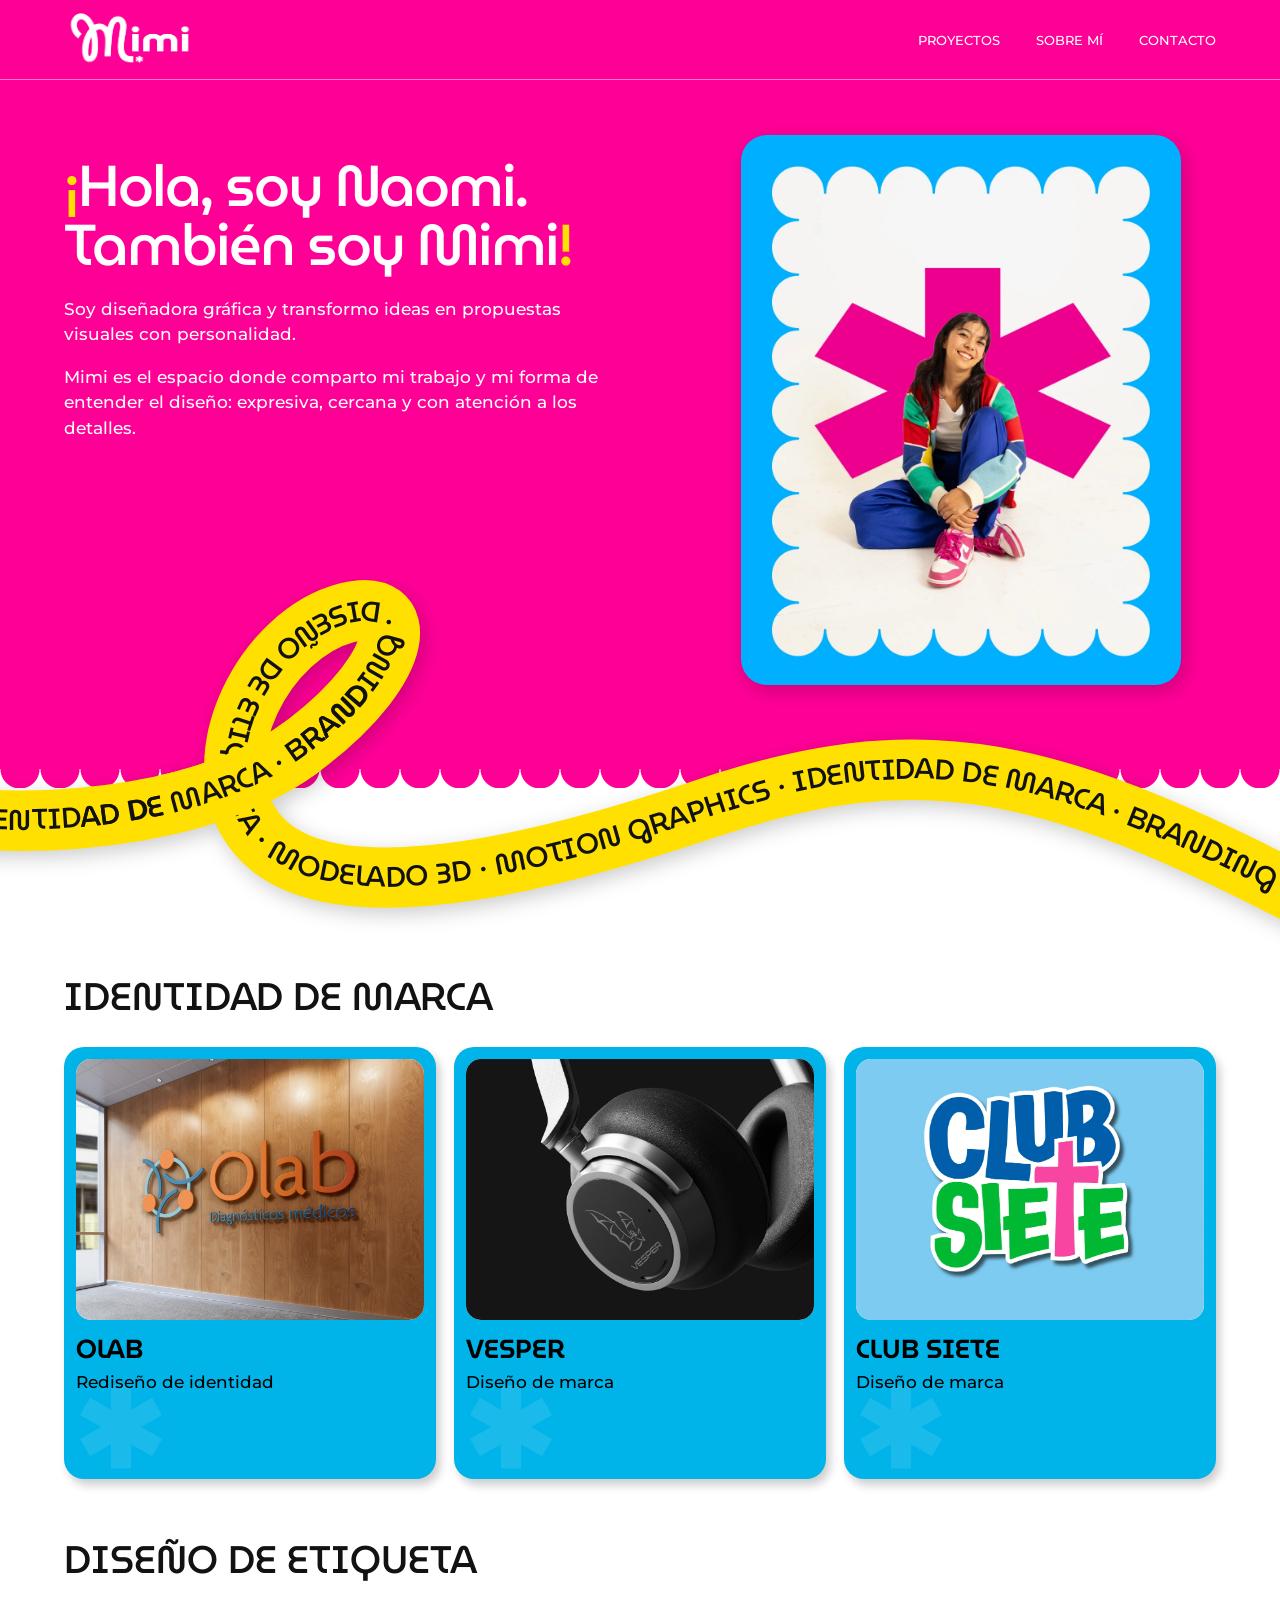
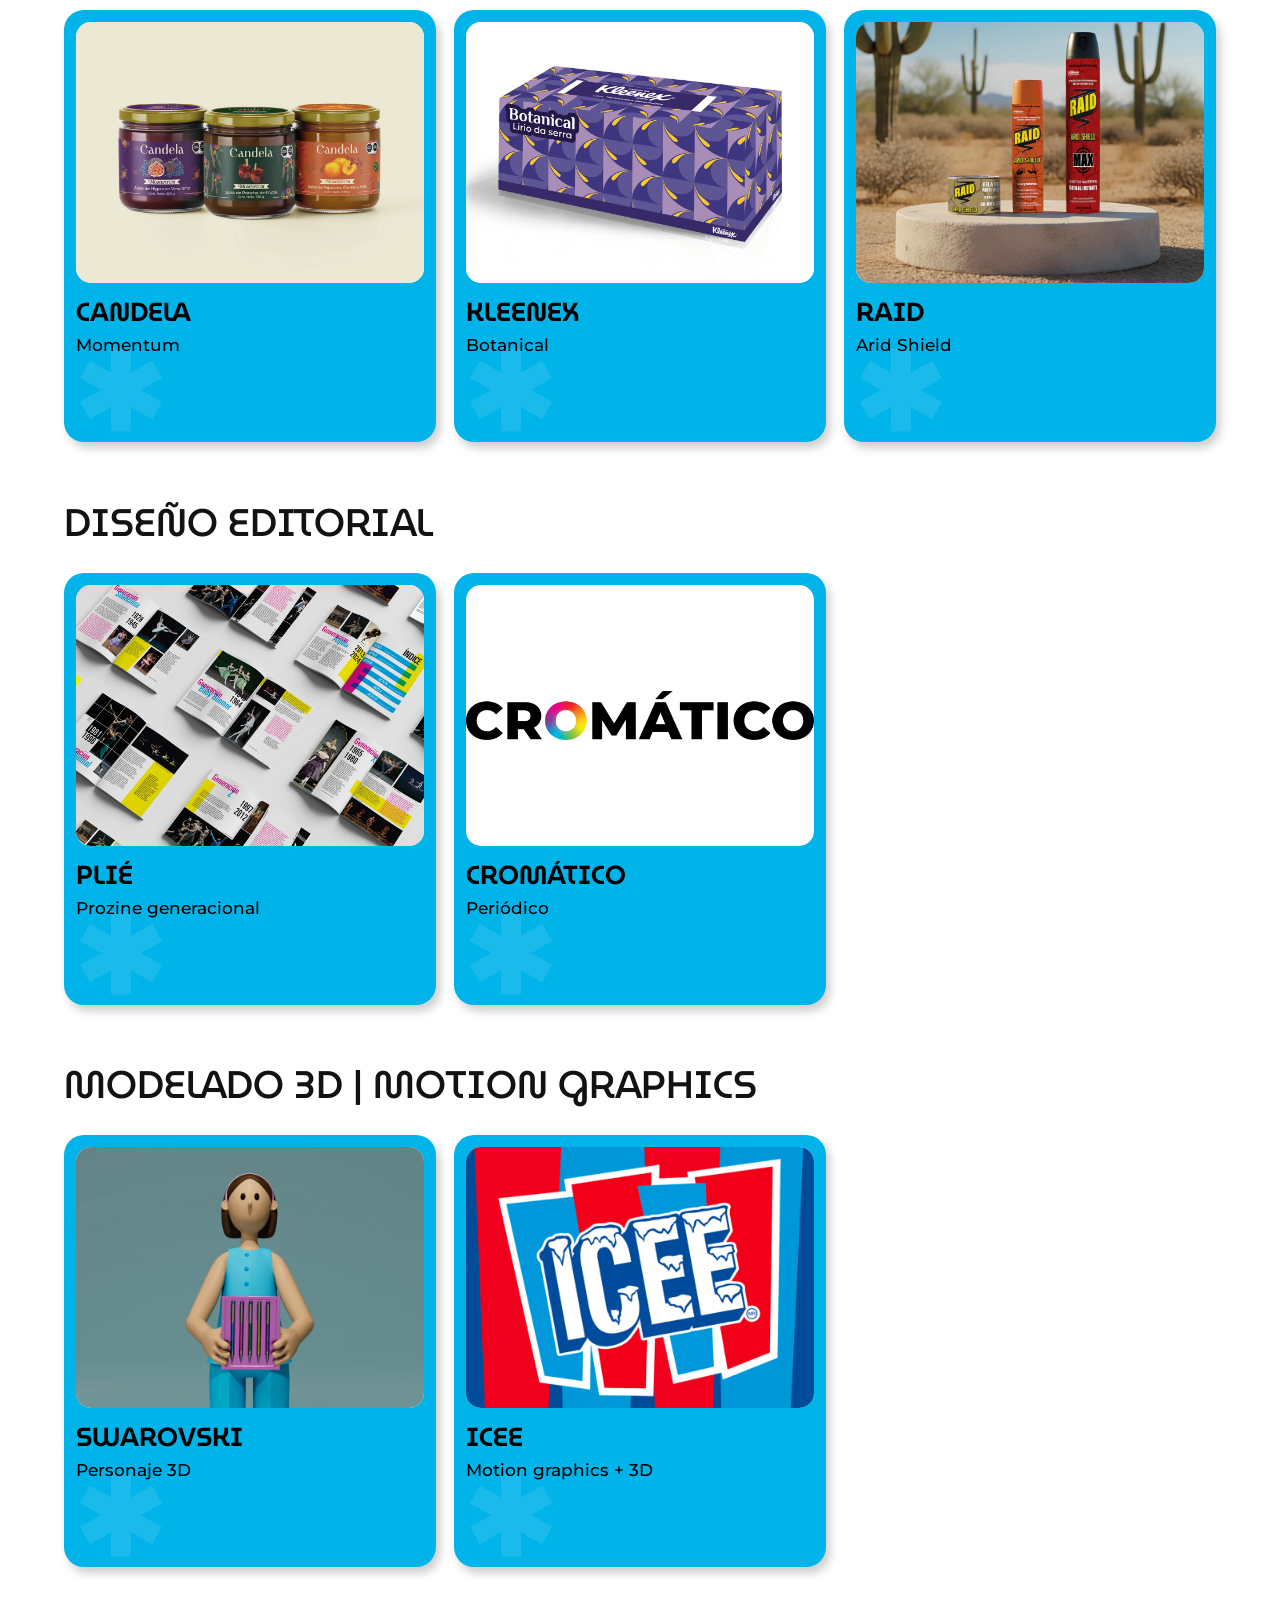
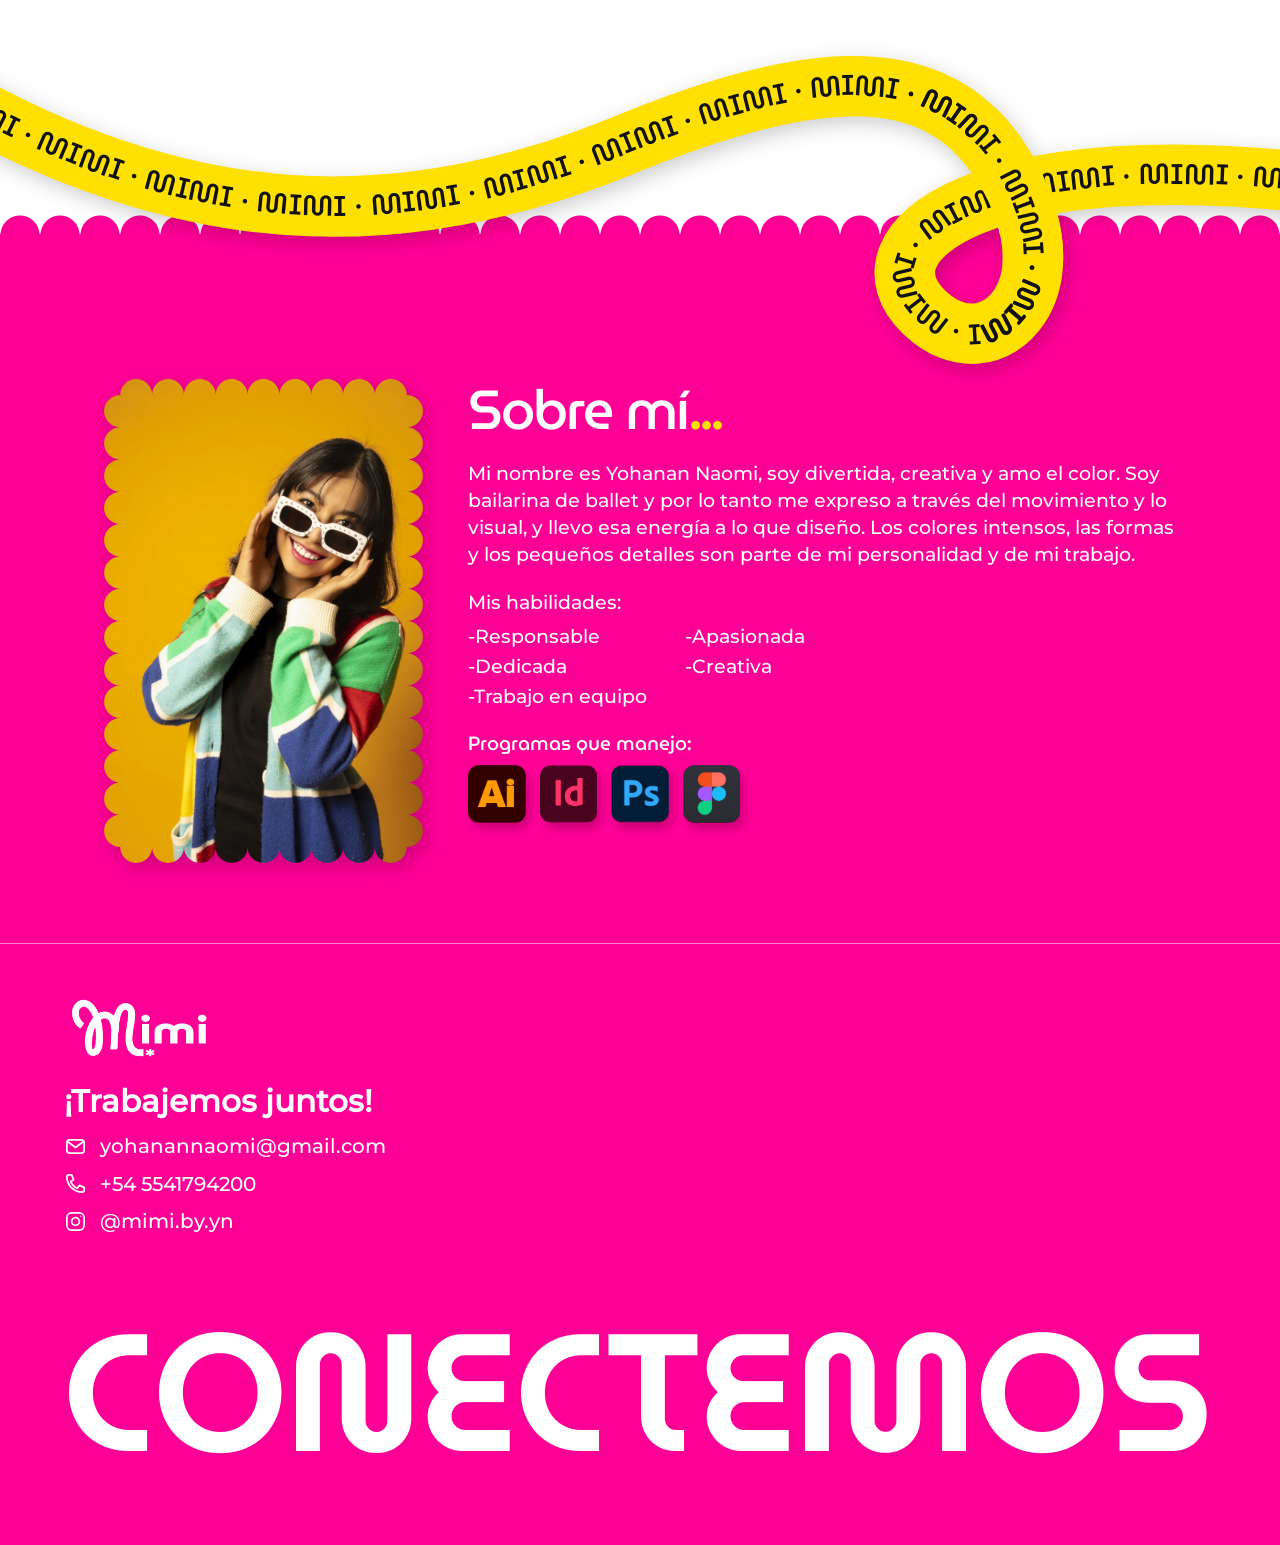
<file: index.html>
<!doctype html><html lang="es"><head><meta charset="UTF-8"><meta name="viewport" content="width=device-width,initial-scale=1"><meta name="theme-color" content="#ff0097"><meta name="description" content="Mimi, el portafolio creativo de Yohanan Naomi. Identidad de marca, diseño editorial, etiquetas y modelado 3D."><title>Mimi — Diseño con personalidad</title><link rel="stylesheet" href="fonts.css"><link rel="stylesheet" href="style.css?v=cursor-stars-1"><link rel="icon" type="image/svg+xml" href="assets/favicon-rounded.svg?v=mimi-2"><link rel="apple-touch-icon" href="assets/favicon.png?v=mimi-1"></head><body><svg xmlns="http://www.w3.org/2000/svg" width="0" height="0" aria-hidden="true" style="position:absolute"><defs><filter id="logo-transparent" color-interpolation-filters="sRGB"><feColorMatrix type="matrix" values="0 0 0 0 1  0 0 0 0 1  0 0 0 0 1  0 1 0 0 0"/></filter></defs></svg>
<header><a class="logo" href="#inicio" aria-label="Mimi, inicio"><img src="assets/mimi-logo.png" alt="Mimi" width="1214" height="620"></a><button class="menu" aria-label="Abrir menú" aria-expanded="false">☰</button><nav aria-label="Principal"><a href="#proyectos">PROYECTOS</a><a href="#sobre-mi">SOBRE MÍ</a><a href="#contacto">CONTACTO</a></nav></header>
<main><section class="hero" id="inicio"><div class="hero-copy"><h1><span class="yellow-punctuation">¡</span>Hola, soy Naomi.<br>También soy <em>Mimi<span class="yellow-punctuation">!</span></em></h1><p>Soy diseñadora gráfica y transformo ideas en propuestas visuales con personalidad.</p><p>Mimi es el espacio donde comparto mi trabajo y mi forma de entender el diseño: expresiva, cercana y con atención a los detalles.</p></div><div class="hero-art"><img src="assets/naomi-inicio-opt.webp" fetchpriority="high" decoding="async" alt="Naomi sentada con ropa multicolor, sobre un asterisco rosa y un marco azul"></div></section>
<div class="ribbon" aria-hidden="true"><svg viewBox="0 0 1440 430" xmlns="http://www.w3.org/2000/svg"><defs><path id="loop-one" d="M -70 267 C 70 282 244 264 346 184 C 458 97 463 19 390 38 C 298 62 227 199 284 280 C 352 377 572 333 789 260 C 1037 176 1180 204 1510 381"/></defs><use href="#loop-one" class="ribbon-shadow"/><use href="#loop-one" class="ribbon-band"/><text dy="10"><textPath href="#loop-one" startOffset="0">IDENTIDAD DE MARCA · BRANDING · DISEÑO DE ETIQUETA · MODELADO 3D · MOTION GRAPHICS · IDENTIDAD DE MARCA · BRANDING · </textPath></text></svg></div>
<section class="projects" id="proyectos"><div id="project-groups"></div></section>
<div class="ribbon second" aria-hidden="true"><svg viewBox="0 0 1440 430" xmlns="http://www.w3.org/2000/svg"><defs><path id="loop-two" d="M -65 88 C 204 244 444 255 699 151 C 893 71 1041 48 1120 160 C 1222 307 1116 411 1040 338 C 957 260 1105 144 1505 196"/></defs><use href="#loop-two" class="ribbon-shadow"/><use href="#loop-two" class="ribbon-band"/><text dy="10"><textPath href="#loop-two" startOffset="0">MIMI · MIMI · MIMI · MIMI · MIMI · MIMI · MIMI · MIMI · MIMI · MIMI · MIMI · MIMI · MIMI · MIMI · MIMI · MIMI · MIMI · MIMI · MIMI · MIMI · MIMI · MIMI · MIMI · MIMI · MIMI · MIMI · MIMI · MIMI · MIMI · MIMI · </textPath></text></svg></div>
<section class="about" id="sobre-mi"><div class="portrait"><img src="assets/naomi-original-opt.webp" loading="lazy" decoding="async" alt="Naomi con lentes blancos y una chamarra multicolor" loading="lazy"></div><div><h2>Sobre mí<span>...</span></h2><p>Mi nombre es Yohanan Naomi, soy divertida, creativa y amo el color. Soy bailarina de ballet y por lo tanto me expreso a través del movimiento y lo visual, y llevo esa energía a lo que diseño. Los colores intensos, las formas y los pequeños detalles son parte de mi personalidad y de mi trabajo.</p><div class="about-skills"><p>Mis habilidades:</p><div class="traits"><span>Responsable</span><span>Dedicada</span><span>Trabajo en equipo</span><span>Apasionada</span><span>Creativa</span></div></div><h3>Programas que manejo:</h3><div class="software"><svg class="software-icon" viewBox="50 33 150 150" role="img" aria-label="Illustrator"><title>Illustrator</title><image href="assets/programas-referencia.png" width="856" height="228"/></svg><svg class="software-icon" viewBox="248 33 153 150" role="img" aria-label="InDesign"><title>InDesign</title><image href="assets/programas-referencia.png" width="856" height="228"/></svg><svg class="software-icon" viewBox="448 33 154 150" role="img" aria-label="Photoshop"><title>Photoshop</title><image href="assets/programas-referencia.png" width="856" height="228"/></svg><svg class="software-icon" viewBox="655 33 150 150" role="img" aria-label="Figma"><title>Figma</title><image href="assets/programas-referencia.png" width="856" height="228"/></svg></div></div></section>
<footer id="contacto"><div class="footer-top"><div><a class="logo" href="#inicio"><img src="assets/mimi-logo.png" alt="Mimi" width="1214" height="620"></a><h2>¡Trabajemos juntos!</h2><div class="contact-list"><a class="contact-row" href="mailto:yohanannaomi@gmail.com"><svg viewBox="0 0 24 24" fill="none" stroke="currentColor" stroke-width="1.8" stroke-linecap="round" stroke-linejoin="round" aria-hidden="true"><rect x="3" y="5" width="18" height="14" rx="3"/><path d="m4 7 8 6 8-6"/></svg><span>yohanannaomi@gmail.com</span></a><a class="contact-row" href="tel:+545541794200"><svg viewBox="0 0 24 24" fill="none" stroke="currentColor" stroke-width="1.8" stroke-linecap="round" stroke-linejoin="round" aria-hidden="true"><path d="M8 3H5a2 2 0 0 0-2 2c0 8.84 7.16 16 16 16a2 2 0 0 0 2-2v-3l-5-2-2 3a13 13 0 0 1-7-7l3-2-2-5Z"/></svg><span>+54 5541794200</span></a><a class="contact-row" href="https://www.instagram.com/mimi.by.yn/" target="_blank" rel="noopener noreferrer"><svg viewBox="0 0 24 24" fill="none" stroke="currentColor" stroke-width="1.8" stroke-linecap="round" stroke-linejoin="round" aria-hidden="true"><rect x="3" y="3" width="18" height="18" rx="5"/><circle cx="12" cy="12" r="4"/><circle cx="17.5" cy="6.5" r=".7" fill="currentColor" stroke="none"/></svg><span>@mimi.by.yn</span></a></div></div></div><a class="connect" href="mailto:yohanannaomi@gmail.com" aria-label="Conectemos"><svg viewBox="0 0 1000 190" aria-hidden="true"><text x="0" y="160">CONECTEMOS</text></svg></a></footer></main>
<dialog id="project-dialog"><button class="close" aria-label="Cerrar proyecto">✕</button><div id="dialog-body"></div></dialog><script src="app.js?v=performance-2"></script></body></html>
</file>
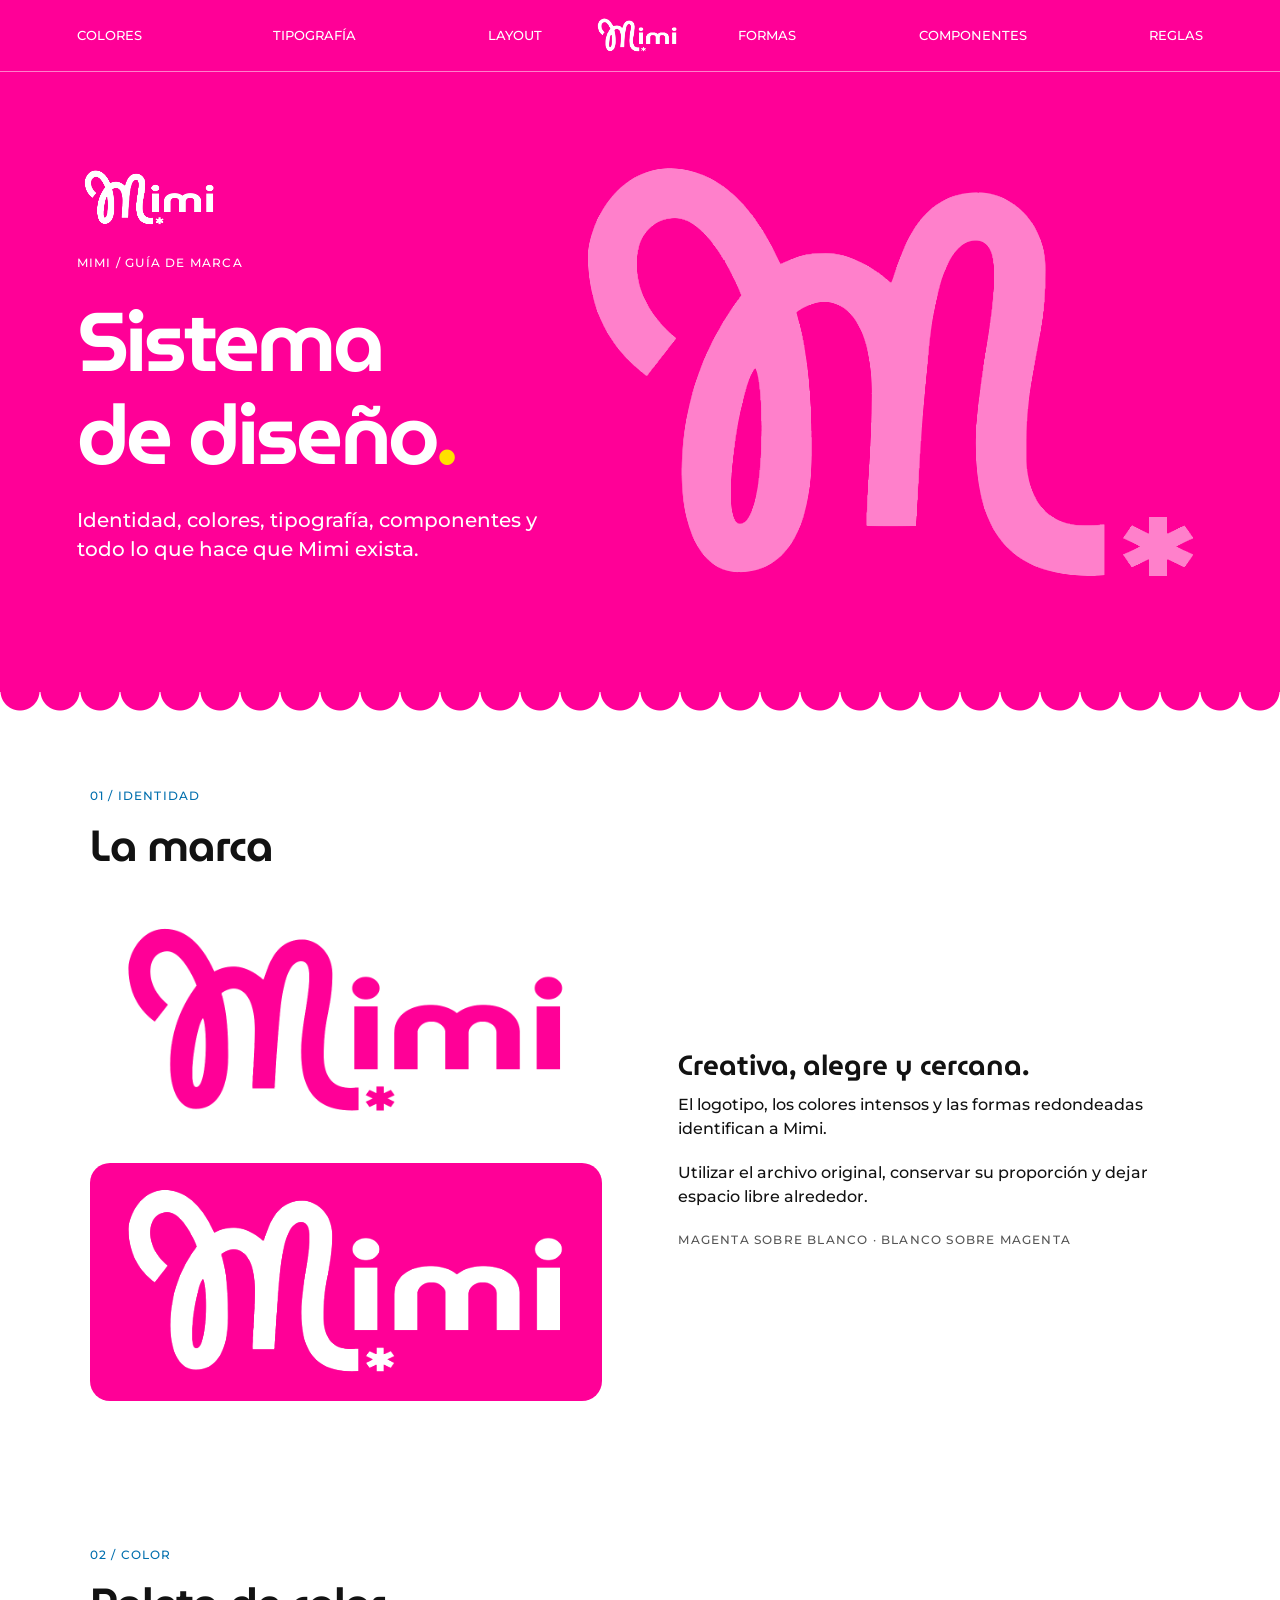
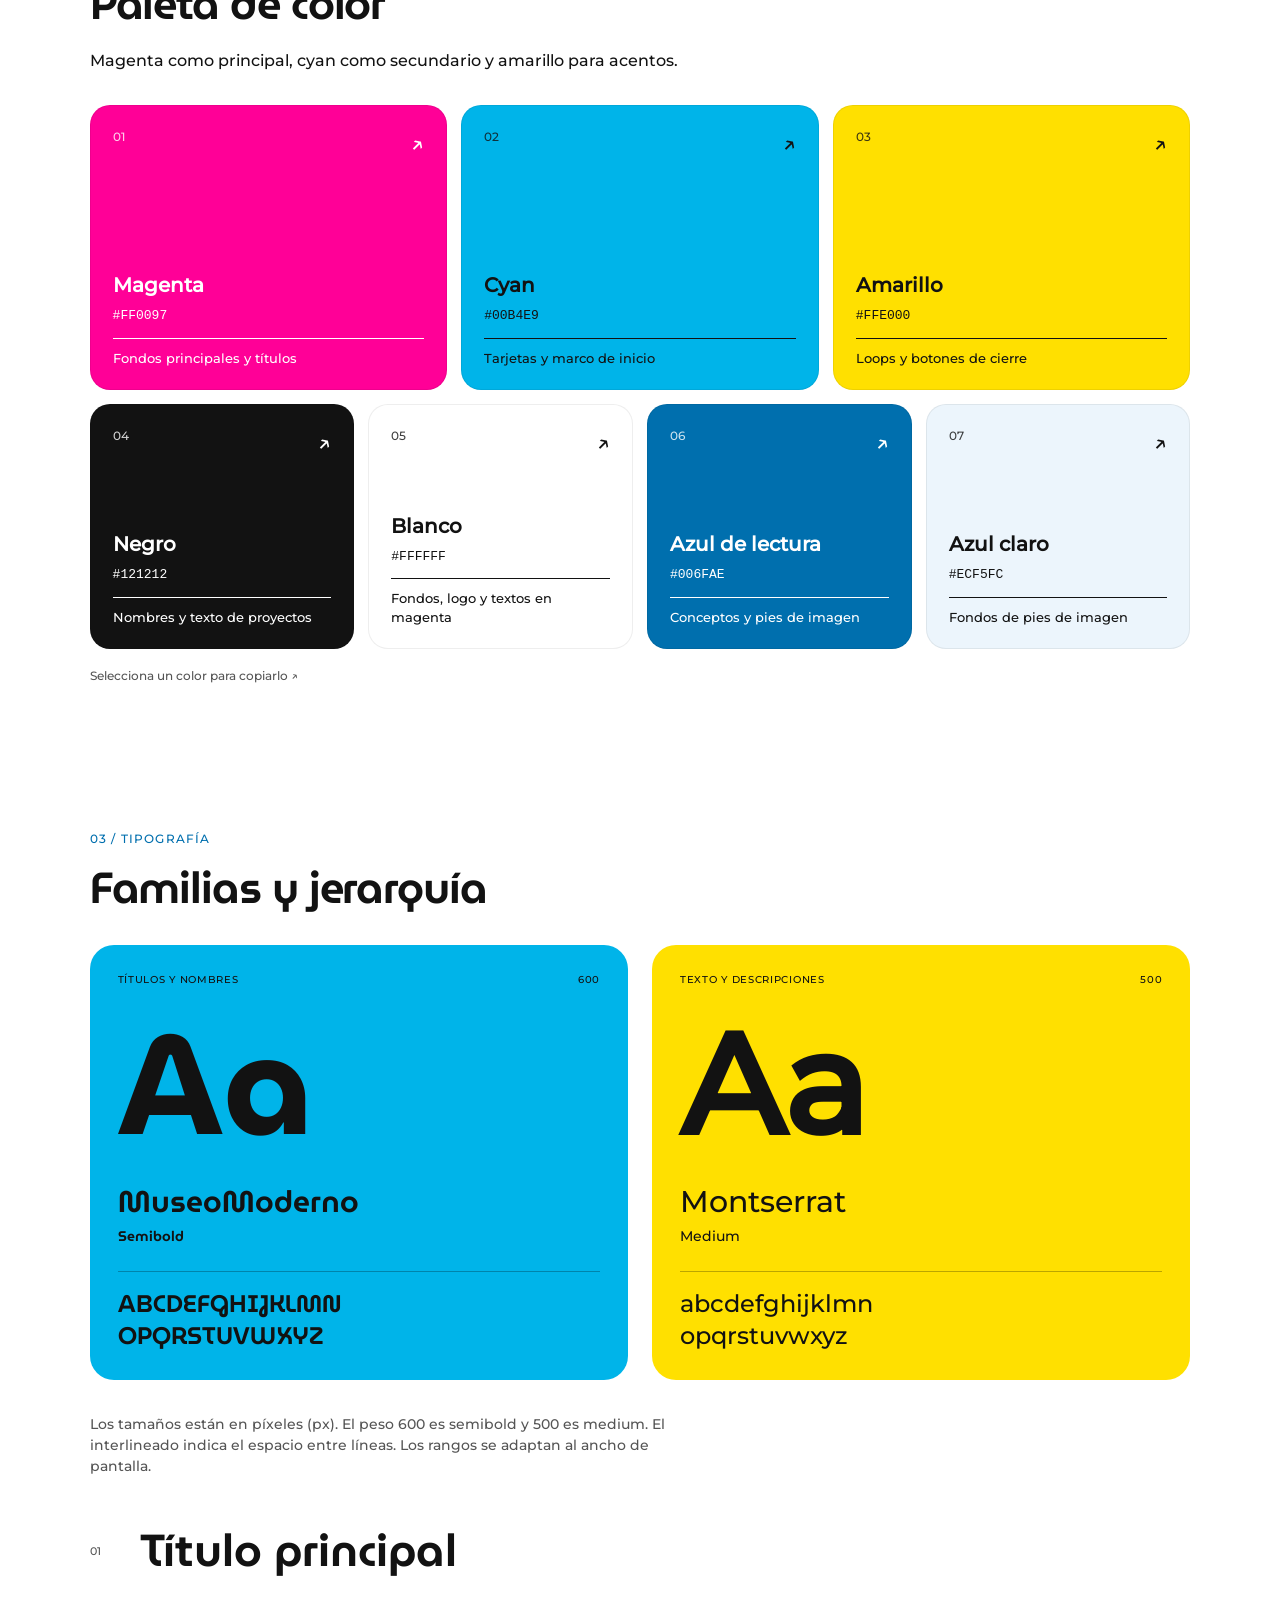
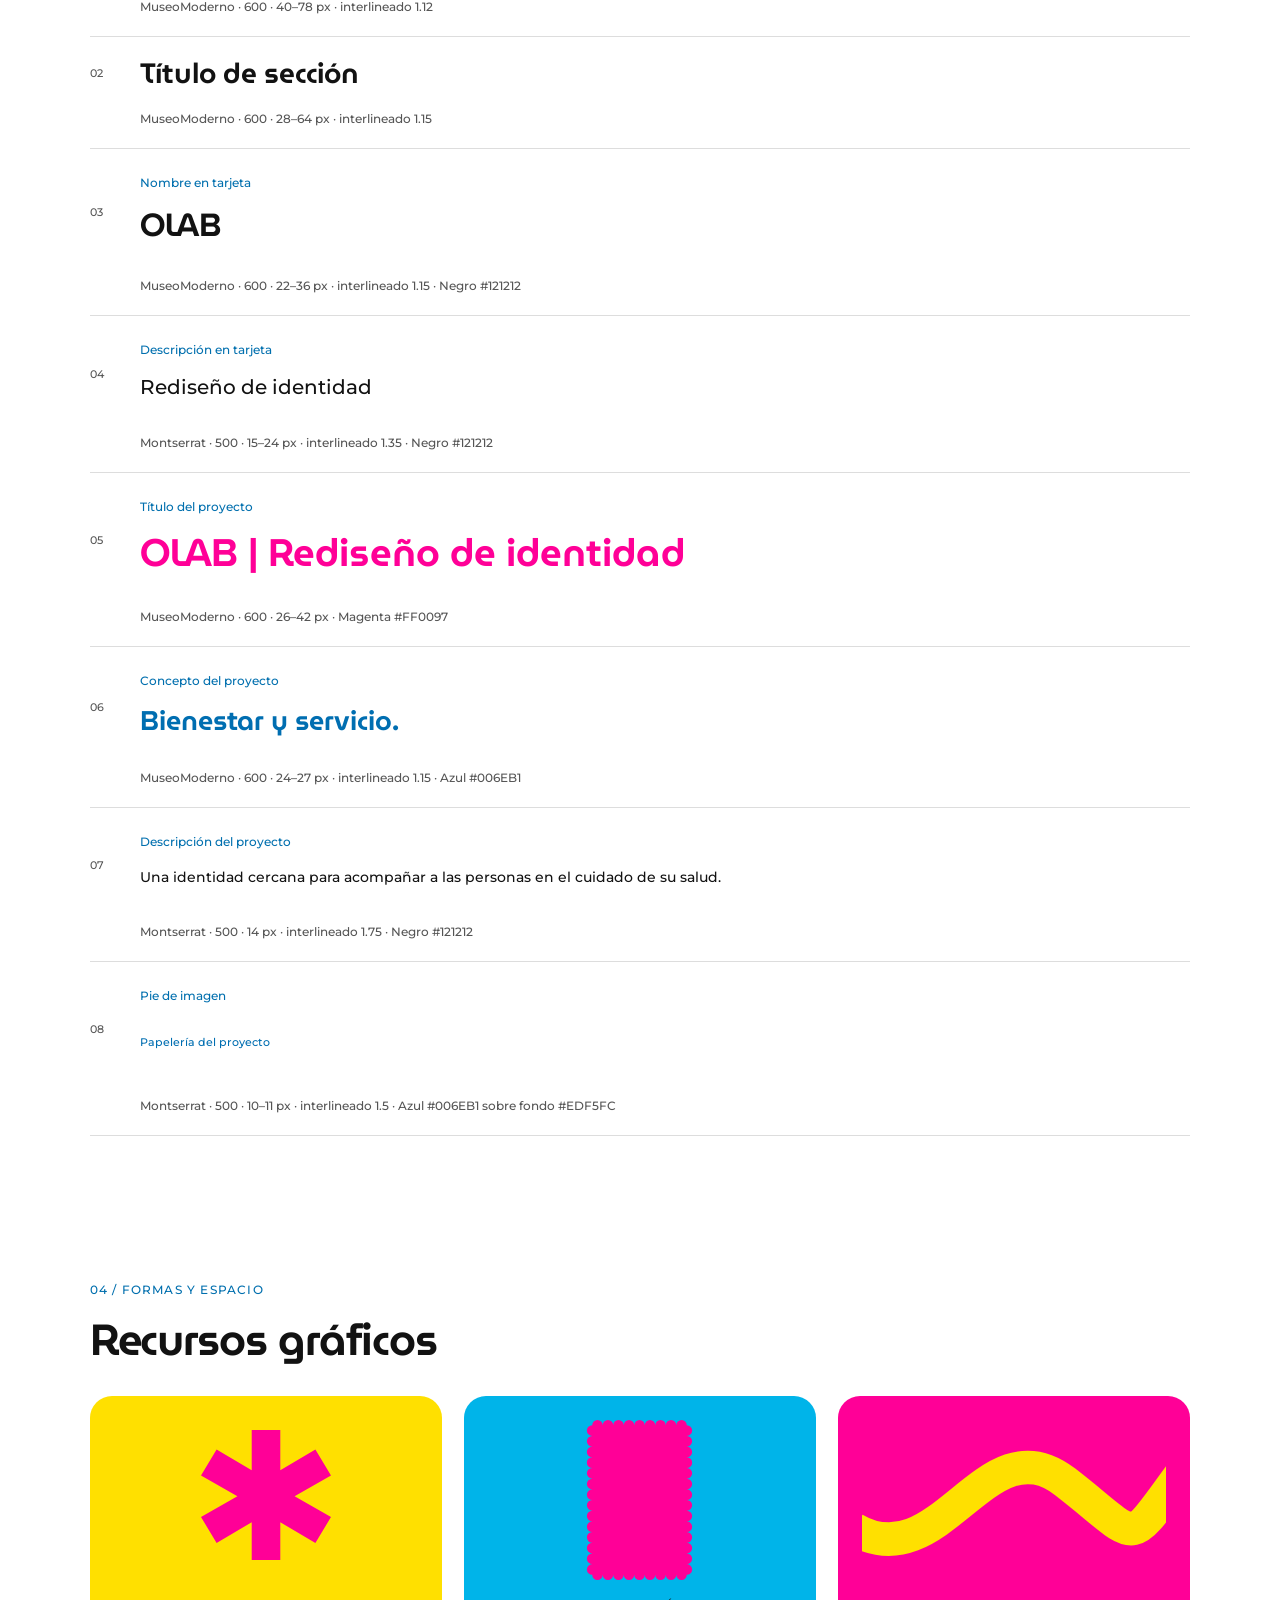
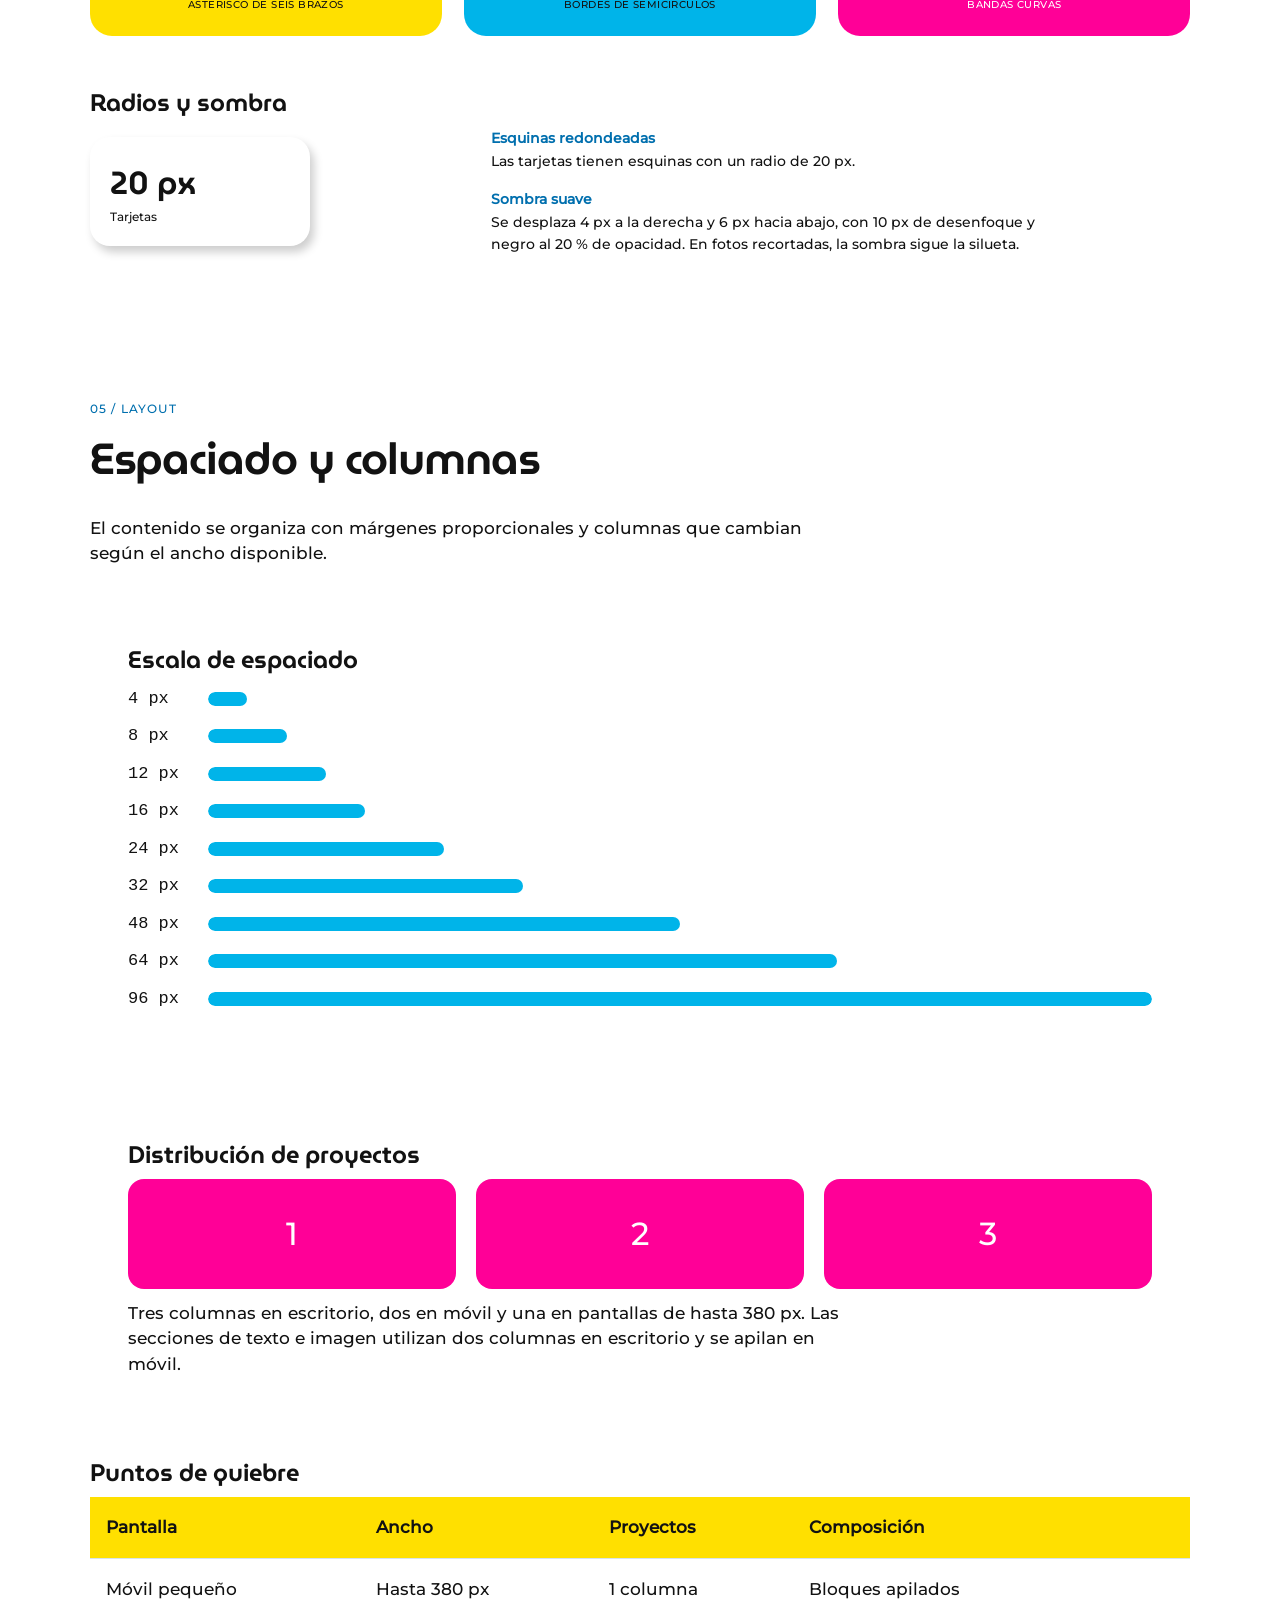
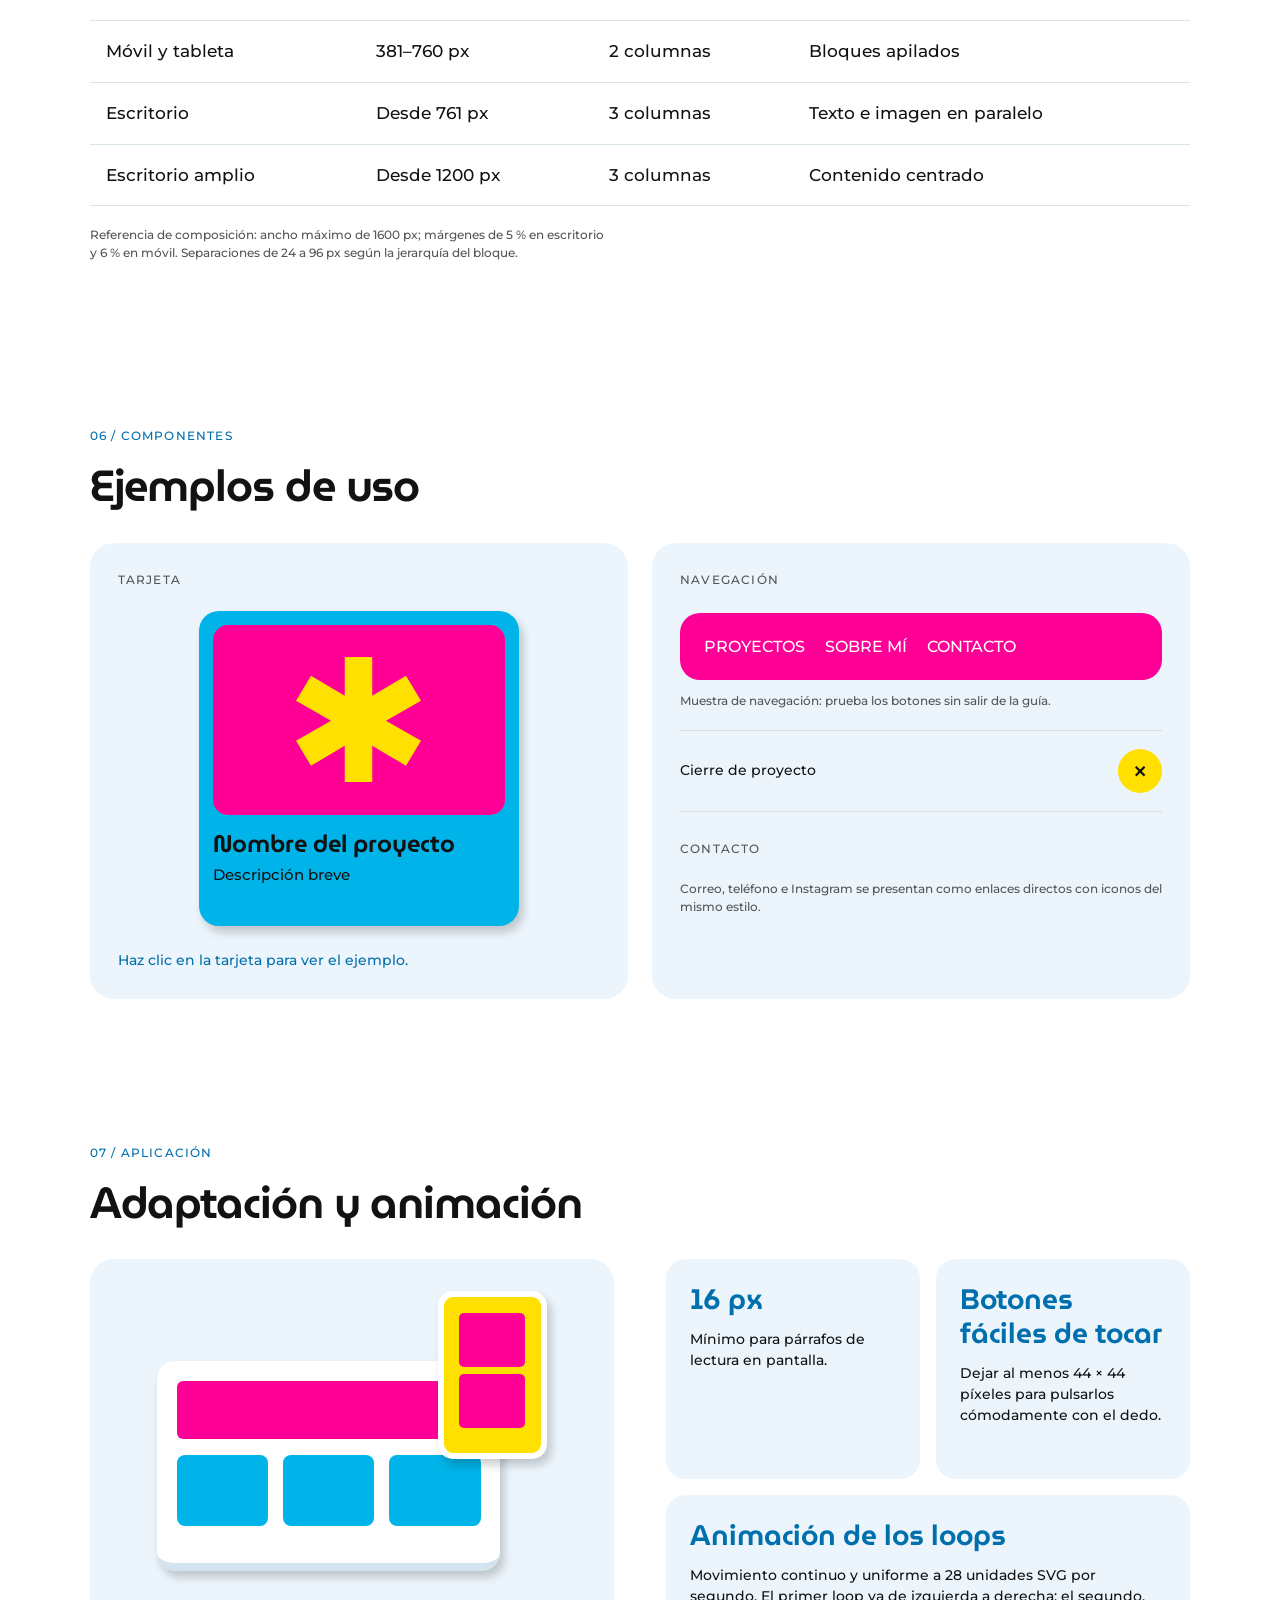
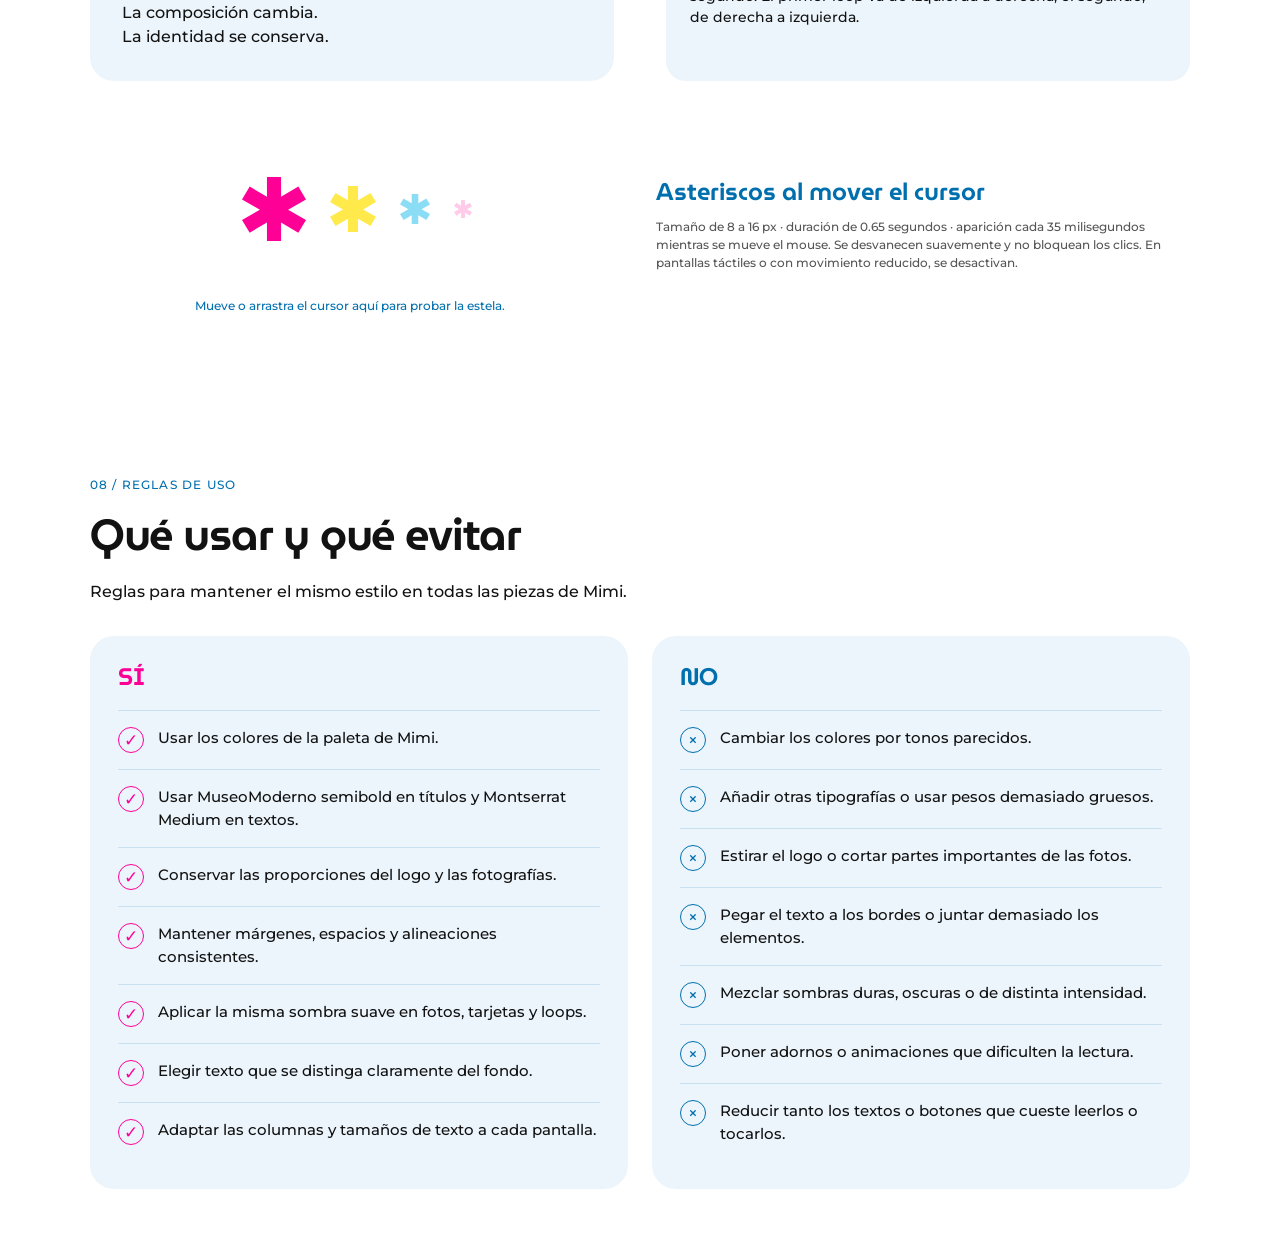
<file: design.html>
<!doctype html><html lang="es"><head><meta charset="utf-8"><meta name="viewport" content="width=device-width,initial-scale=1"><title>Mimi — Sistema de diseño</title><meta name="description" content="Identidad, colores, tipografía y componentes de Mimi."><link rel="stylesheet" href="fonts.css"><link rel="stylesheet" href="design.css?v=nav-demo-2"><link rel="icon" type="image/svg+xml" href="assets/favicon-rounded.svg?v=mimi-2"><link rel="apple-touch-icon" href="assets/favicon.png?v=mimi-1"></head><body><svg class="filter-defs" aria-hidden="true"><defs><filter id="logo-white"><feColorMatrix type="matrix" values="0 0 0 0 1 0 0 0 0 1 0 0 0 0 1 0 1 0 0 0"/></filter><filter id="logo-magenta" color-interpolation-filters="sRGB"><feColorMatrix in="SourceGraphic" type="matrix" values="0 0 0 0 1 0 0 0 0 1 0 0 0 0 1 0 1 0 0 0" result="logo-mask"/><feFlood flood-color="#FF0097"/><feComposite in2="logo-mask" operator="in"/></filter></defs></svg><a class="skip" href="#contenido">Saltar al contenido</a>
<header class="section-menu"><nav aria-label="Secciones principales"><a href="#colores">COLORES</a><a href="#tipografia">TIPOGRAFÍA</a><a href="#layout">LAYOUT</a></nav><a class="logo" href="#contenido" aria-label="Mimi sistema de diseño"><svg viewBox="0 0 1214 620" aria-hidden="true"><image href="assets/mimi-logo.png" width="1214" height="620" filter="url(#logo-white)"/></svg></a><nav aria-label="Más secciones"><a href="#formas">FORMAS</a><a href="#componentes">COMPONENTES</a><a href="#reglas">REGLAS</a></nav></header>
<main id="contenido"><section class="cover"><div class="cover-copy"><div class="cover-brand"><svg viewBox="0 0 1214 620" aria-hidden="true"><image href="assets/mimi-logo.png" width="1214" height="620" filter="url(#logo-white)"/></svg></div><p class="eyebrow">MIMI / GUÍA DE MARCA</p><h1>Sistema<br>de diseño<span>.</span></h1><p>Identidad, colores, tipografía, componentes y todo lo que hace que Mimi exista.</p></div><svg class="cover-monogram" viewBox="85 105 690 470" aria-hidden="true"><defs><filter id="monogram-white" color-interpolation-filters="sRGB"><feColorMatrix type="matrix" values="0 0 0 0 1 0 0 0 0 1 0 0 0 0 1 0 5 0 0 -4"/></filter></defs><image href="assets/mimi-monograma-referencia.png" width="934" height="720" filter="url(#monogram-white)"/></svg></section>
<section class="identity"><div class="section-title"><span>01 / IDENTIDAD</span><h2>La marca</h2></div><div class="identity-layout"><div class="identity-variants"><div class="logo-sample"><svg viewBox="55 75 1035 445" aria-hidden="true"><image href="assets/mimi-logo.png" width="1214" height="620" filter="url(#logo-white)"/></svg></div><div class="logo-sample logo-inverse"><svg viewBox="55 75 1035 445" aria-hidden="true"><image href="assets/mimi-logo.png" width="1214" height="620" filter="url(#logo-white)"/></svg></div></div><div class="short-copy"><h3>Creativa, alegre y cercana.</h3><p>El logotipo, los colores intensos y las formas redondeadas identifican a Mimi.</p><p>Utilizar el archivo original, conservar su proporción y dejar espacio libre alrededor.</p><span class="spec-label">MAGENTA SOBRE BLANCO · BLANCO SOBRE MAGENTA</span></div></div></section>
<section class="palette" id="colores"><div class="section-title"><span>02 / COLOR</span><h2>Paleta de color</h2><p>Magenta como principal, cyan como secundario y amarillo para acentos.</p></div><div class="colors"><div class="color-card"><button class="swatch dark" data-copy="#FF0097" style="--swatch:#FF0097" aria-label="Copiar #FF0097"><span class="swatch-index">01</span><strong>Magenta</strong><code>#FF0097</code><span class="copy-mark" aria-hidden="true">↗</span><span class="color-use">Fondos principales y títulos</span></button></div><div class="color-card"><button class="swatch " data-copy="#00B4E9" style="--swatch:#00B4E9" aria-label="Copiar #00B4E9"><span class="swatch-index">02</span><strong>Cyan</strong><code>#00B4E9</code><span class="copy-mark" aria-hidden="true">↗</span><span class="color-use">Tarjetas y marco de inicio</span></button></div><div class="color-card"><button class="swatch " data-copy="#FFE000" style="--swatch:#FFE000" aria-label="Copiar #FFE000"><span class="swatch-index">03</span><strong>Amarillo</strong><code>#FFE000</code><span class="copy-mark" aria-hidden="true">↗</span><span class="color-use">Loops y botones de cierre</span></button></div><div class="color-card"><button class="swatch dark" data-copy="#121212" style="--swatch:#121212" aria-label="Copiar #121212"><span class="swatch-index">04</span><strong>Negro</strong><code>#121212</code><span class="copy-mark" aria-hidden="true">↗</span><span class="color-use">Nombres y texto de proyectos</span></button></div><div class="color-card"><button class="swatch " data-copy="#FFFFFF" style="--swatch:#FFFFFF" aria-label="Copiar #FFFFFF"><span class="swatch-index">05</span><strong>Blanco</strong><code>#FFFFFF</code><span class="copy-mark" aria-hidden="true">↗</span><span class="color-use">Fondos, logo y textos en magenta</span></button></div><div class="color-card"><button class="swatch dark" data-copy="#006FAE" style="--swatch:#006FAE" aria-label="Copiar #006FAE"><span class="swatch-index">06</span><strong>Azul de lectura</strong><code>#006FAE</code><span class="copy-mark" aria-hidden="true">↗</span><span class="color-use">Conceptos y pies de imagen</span></button></div><div class="color-card"><button class="swatch " data-copy="#ECF5FC" style="--swatch:#ECF5FC" aria-label="Copiar #ECF5FC"><span class="swatch-index">07</span><strong>Azul claro</strong><code>#ECF5FC</code><span class="copy-mark" aria-hidden="true">↗</span><span class="color-use">Fondos de pies de imagen</span></button></div></div><div class="palette-foot"><span>Selecciona un color para copiarlo ↗</span></div></section>
<section class="type-section" id="tipografia"><div class="section-title"><span>03 / TIPOGRAFÍA</span><h2>Familias y jerarquía</h2></div><div class="fonts"><div class="font-card museo"><div class="font-meta"><span>TÍTULOS Y NOMBRES</span><span>600</span></div><strong>Aa</strong><h3>MuseoModerno</h3><p>Semibold</p><div class="alphabet">ABCDEFGHIJKLMN<br>OPQRSTUVWXYZ</div></div><div class="font-card montserrat"><div class="font-meta"><span>TEXTO Y DESCRIPCIONES</span><span>500</span></div><strong>Aa</strong><h3>Montserrat</h3><p>Medium</p><div class="alphabet">abcdefghijklmn<br>opqrstuvwxyz</div></div></div><div class="type-scale detailed-type"><p class="type-explanation">Los tamaños están en píxeles (px). El peso 600 es semibold y 500 es medium. El interlineado indica el espacio entre líneas. Los rangos se adaptan al ancho de pantalla.</p><div><span>01</span><p class="display-demo">Título principal</p><code>MuseoModerno · 600 · 40–78 px · interlineado 1.12</code></div><div><span>02</span><p class="heading-demo">Título de sección</p><code>MuseoModerno · 600 · 28–64 px · interlineado 1.15</code></div><div><span>03</span><div class="type-example"><span class="type-use-label">Nombre en tarjeta</span><p class="card-name-demo">OLAB</p></div><code>MuseoModerno · 600 · 22–36 px · interlineado 1.15 · Negro #121212</code></div><div><span>04</span><div class="type-example"><span class="type-use-label">Descripción en tarjeta</span><p class="card-subtitle-demo">Rediseño de identidad</p></div><code>Montserrat · 500 · 15–24 px · interlineado 1.35 · Negro #121212</code></div><div><span>05</span><div class="type-example"><span class="type-use-label">Título del proyecto</span><p class="project-heading-demo">OLAB | Rediseño de identidad</p></div><code>MuseoModerno · 600 · 26–42 px · Magenta #FF0097</code></div><div><span>06</span><div class="type-example"><span class="type-use-label">Concepto del proyecto</span><p class="concept-demo">Bienestar y servicio.</p></div><code>MuseoModerno · 600 · 24–27 px · interlineado 1.15 · Azul #006EB1</code></div><div><span>07</span><div class="type-example"><span class="type-use-label">Descripción del proyecto</span><p class="project-body-demo">Una identidad cercana para acompañar a las personas en el cuidado de su salud.</p></div><code>Montserrat · 500 · 14 px · interlineado 1.75 · Negro #121212</code></div><div><span>08</span><div class="type-example"><span class="type-use-label">Pie de imagen</span><p class="caption-demo">Papelería del proyecto</p></div><code>Montserrat · 500 · 10–11 px · interlineado 1.5 · Azul #006EB1 sobre fondo #EDF5FC</code></div></div></section>
<section class="form-section" id="formas"><div class="section-title"><span>04 / FORMAS Y ESPACIO</span><h2>Recursos gráficos</h2></div><div class="form-grid"><div class="motif motif-star"><svg viewBox="0 0 100 100" aria-hidden="true"><path d="M39 0h22v31L88 15l12 20-28 16 28 16-12 20-27-16v29H39V71L12 87 0 67l28-16L0 35l12-20 27 16Z" fill="currentColor"/></svg><span>ASTERISCO DE SEIS BRAZOS</span></div><div class="motif motif-scallop"><div></div><span>BORDES DE SEMICÍRCULOS</span></div><div class="motif motif-ribbon"><svg viewBox="0 0 400 220" aria-hidden="true"><path d="M-20 150C100 220 160 0 270 85S350 180 440 60" fill="none" stroke="currentColor" stroke-width="46"/></svg><span>BANDAS CURVAS</span></div></div><div class="details-grid"><div class="radius-shadow"><h3>Radios y sombra</h3><div class="radius-shadow-columns"><div class="elevation"><span>20 px</span><small>Tarjetas</small></div><div class="shadow-description"><p><strong>Esquinas redondeadas</strong><br>Las tarjetas tienen esquinas con un radio de 20 px.</p><p><strong>Sombra suave</strong><br>Se desplaza 4 px a la derecha y 6 px hacia abajo, con 10 px de desenfoque y negro al 20 % de opacidad. En fotos recortadas, la sombra sigue la silueta.</p></div></div></div></div></section>
<section class="layout-section" id="layout"><div class="section-title"><span>05 / LAYOUT</span><h2>Espaciado y columnas</h2></div><p>El contenido se organiza con márgenes proporcionales y columnas que cambian según el ancho disponible.</p><div class="layout-spacing"><h3>Escala de espaciado</h3><div class="layout-bar"><code>4 px</code><span><i style="width:4.166666666666666%"></i></span></div><div class="layout-bar"><code>8 px</code><span><i style="width:8.333333333333332%"></i></span></div><div class="layout-bar"><code>12 px</code><span><i style="width:12.5%"></i></span></div><div class="layout-bar"><code>16 px</code><span><i style="width:16.666666666666664%"></i></span></div><div class="layout-bar"><code>24 px</code><span><i style="width:25.0%"></i></span></div><div class="layout-bar"><code>32 px</code><span><i style="width:33.33333333333333%"></i></span></div><div class="layout-bar"><code>48 px</code><span><i style="width:50.0%"></i></span></div><div class="layout-bar"><code>64 px</code><span><i style="width:66.66666666666666%"></i></span></div><div class="layout-bar"><code>96 px</code><span><i style="width:100.0%"></i></span></div></div><div class="layout-grid-demo"><h3>Distribución de proyectos</h3><div class="layout-columns"><span>1</span><span>2</span><span>3</span></div><p>Tres columnas en escritorio, dos en móvil y una en pantallas de hasta 380 px. Las secciones de texto e imagen utilizan dos columnas en escritorio y se apilan en móvil.</p></div><h3>Puntos de quiebre</h3><div class="layout-table-wrap"><table class="layout-table"><thead><tr><th>Pantalla</th><th>Ancho</th><th>Proyectos</th><th>Composición</th></tr></thead><tbody><tr><td>Móvil pequeño</td><td>Hasta 380 px</td><td>1 columna</td><td>Bloques apilados</td></tr><tr><td>Móvil y tableta</td><td>381–760 px</td><td>2 columnas</td><td>Bloques apilados</td></tr><tr><td>Escritorio</td><td>Desde 761 px</td><td>3 columnas</td><td>Texto e imagen en paralelo</td></tr><tr><td>Escritorio amplio</td><td>Desde 1200 px</td><td>3 columnas</td><td>Contenido centrado</td></tr></tbody></table></div><p class="note">Referencia de composición: ancho máximo de 1600 px; márgenes de 5 % en escritorio y 6 % en móvil. Separaciones de 24 a 96 px según la jerarquía del bloque.</p></section>
<section class="components" id="componentes"><div class="section-title"><span>06 / COMPONENTES</span><h2>Ejemplos de uso</h2></div><div class="component-grid"><div class="demo-board"><span class="spec-label">TARJETA</span><button class="project-card" data-open><div class="sample-art"><svg viewBox="0 0 100 100" aria-hidden="true"><path d="M39 0h22v31L88 15l12 20-28 16 28 16-12 20-27-16v29H39V71L12 87 0 67l28-16L0 35l12-20 27 16Z" fill="currentColor"/></svg></div><h3>Nombre del proyecto</h3><p>Descripción breve</p></button><p class="card-demo-hint">Haz clic en la tarjeta para ver el ejemplo.</p></div><div class="controls-board"><span class="spec-label">NAVEGACIÓN</span><nav class="cv-nav-sample" aria-label="Muestra de navegación sin enlaces"><button type="button" aria-pressed="false">PROYECTOS</button><button type="button" aria-pressed="false">SOBRE MÍ</button><button type="button" aria-pressed="false">CONTACTO</button></nav><p class="note">Muestra de navegación: prueba los botones sin salir de la guía.</p><div class="control-line"><span>Cierre de proyecto</span><button class="close-sample" data-open aria-label="Ver ventana con botón de cierre">×</button></div><span class="spec-label">CONTACTO</span><p class="note">Correo, teléfono e Instagram se presentan como enlaces directos con iconos del mismo estilo.</p></div></div></section>
<section class="usage"><div class="section-title"><span>07 / APLICACIÓN</span><h2>Adaptación y animación</h2></div><div class="usage-grid"><div class="device-demo"><div class="device-illustration"><div class="desktop-frame"><div></div><div><i></i><i></i><i></i></div></div><div class="phone-frame"><i></i><i></i></div></div><p>La composición cambia.<br>La identidad se conserva.</p></div><div class="usage-rules"><div><strong>16 px</strong><p>Mínimo para párrafos de lectura en pantalla.</p></div><div><strong>Botones fáciles de tocar</strong><p>Dejar al menos 44 × 44 píxeles para pulsarlos cómodamente con el dedo.</p></div><div class="animation-rule"><strong>Animación de los loops</strong><p>Movimiento continuo y uniforme a 28 unidades SVG por segundo. El primer loop va de izquierda a derecha; el segundo, de derecha a izquierda.</p></div></div></div><div class="cursor-effect-guide"><div class="cursor-demo-area" aria-label="Zona para probar la estela del cursor"><div class="cursor-effect-art" aria-hidden="true"><span><svg viewBox="0 0 100 100" aria-hidden="true"><path d="M39 0h22v31L88 15l12 20-28 16 28 16-12 20-27-16v29H39V71L12 87 0 67l28-16L0 35l12-20 27 16Z" fill="currentColor"/></svg></span><span><svg viewBox="0 0 100 100" aria-hidden="true"><path d="M39 0h22v31L88 15l12 20-28 16 28 16-12 20-27-16v29H39V71L12 87 0 67l28-16L0 35l12-20 27 16Z" fill="currentColor"/></svg></span><span><svg viewBox="0 0 100 100" aria-hidden="true"><path d="M39 0h22v31L88 15l12 20-28 16 28 16-12 20-27-16v29H39V71L12 87 0 67l28-16L0 35l12-20 27 16Z" fill="currentColor"/></svg></span><span><svg viewBox="0 0 100 100" aria-hidden="true"><path d="M39 0h22v31L88 15l12 20-28 16 28 16-12 20-27-16v29H39V71L12 87 0 67l28-16L0 35l12-20 27 16Z" fill="currentColor"/></svg></span></div><p class="cursor-demo-hint">Mueve o arrastra el cursor aquí para probar la estela.</p></div><div><h3>Asteriscos al mover el cursor</h3><p class="note">Tamaño de 8 a 16 px · duración de 0.65 segundos · aparición cada 35 milisegundos mientras se mueve el mouse. Se desvanecen suavemente y no bloquean los clics. En pantallas táctiles o con movimiento reducido, se desactivan.</p></div></div></section>
<section class="brand-rules" id="reglas"><div class="section-title"><span>08 / REGLAS DE USO</span><h2>Qué usar y qué evitar</h2><p>Reglas para mantener el mismo estilo en todas las piezas de Mimi.</p></div><div class="dos-grid"><div class="dos-panel"><h3>SÍ</h3><ul><li><span aria-hidden="true">✓</span><p>Usar los colores de la paleta de Mimi.</p></li><li><span aria-hidden="true">✓</span><p>Usar MuseoModerno semibold en títulos y Montserrat Medium en textos.</p></li><li><span aria-hidden="true">✓</span><p>Conservar las proporciones del logo y las fotografías.</p></li><li><span aria-hidden="true">✓</span><p>Mantener márgenes, espacios y alineaciones consistentes.</p></li><li><span aria-hidden="true">✓</span><p>Aplicar la misma sombra suave en fotos, tarjetas y loops.</p></li><li><span aria-hidden="true">✓</span><p>Elegir texto que se distinga claramente del fondo.</p></li><li><span aria-hidden="true">✓</span><p>Adaptar las columnas y tamaños de texto a cada pantalla.</p></li></ul></div><div class="dos-panel"><h3>NO</h3><ul><li><span aria-hidden="true">×</span><p>Cambiar los colores por tonos parecidos.</p></li><li><span aria-hidden="true">×</span><p>Añadir otras tipografías o usar pesos demasiado gruesos.</p></li><li><span aria-hidden="true">×</span><p>Estirar el logo o cortar partes importantes de las fotos.</p></li><li><span aria-hidden="true">×</span><p>Pegar el texto a los bordes o juntar demasiado los elementos.</p></li><li><span aria-hidden="true">×</span><p>Mezclar sombras duras, oscuras o de distinta intensidad.</p></li><li><span aria-hidden="true">×</span><p>Poner adornos o animaciones que dificulten la lectura.</p></li><li><span aria-hidden="true">×</span><p>Reducir tanto los textos o botones que cueste leerlos o tocarlos.</p></li></ul></div></div></section></main>
<dialog aria-labelledby="modal-title"><button class="close" aria-label="Cerrar ejemplo">×</button><h2 id="modal-title">Ventana de detalle</h2><p>Información adicional con un control de cierre visible y navegación por teclado.</p></dialog><div class="toast" role="status" aria-live="polite"></div><script src="design.js?v=nav-demo-2"></script></body></html>
</file>
<file: fonts.css>
@font-face {
  font-family: 'Montserrat';
  font-style: normal;
  font-weight: 500;
  font-display: swap;
  src: url(assets/Montserrat-500.ttf) format('truetype');
}
@font-face {
  font-family: 'MuseoModerno';
  font-style: normal;
  font-weight: 400;
  font-display: swap;
  src: url(assets/MuseoModerno-400.ttf) format('truetype');
}
@font-face {
  font-family: 'MuseoModerno';
  font-style: normal;
  font-weight: 500;
  font-display: swap;
  src: url(assets/MuseoModerno-500.ttf) format('truetype');
}
@font-face {
  font-family: 'MuseoModerno';
  font-style: normal;
  font-weight: 600;
  font-display: swap;
  src: url(assets/MuseoModerno-600.ttf) format('truetype');
}
@font-face {
  font-family: 'MuseoModerno';
  font-style: normal;
  font-weight: 700;
  font-display: swap;
  src: url(assets/MuseoModerno-700.ttf) format('truetype');
}
</file>
<file: style.css>
:root{--pink:#ff0097;--blue:#00b4e9;--yellow:#ffe000;--ink:#121212}*{box-sizing:border-box}html{scroll-behavior:smooth;scroll-padding-top:90px}body{margin:0;color:var(--ink);font-family:Arial,Helvetica,sans-serif}a{color:inherit}button,a{-webkit-tap-highlight-color:transparent}button{font:inherit;cursor:pointer}a:focus-visible,button:focus-visible{outline:3px solid var(--yellow);outline-offset:5px}header{position:sticky;top:0;z-index:10;background:var(--pink);color:white;border-bottom:1px solid #ffffff80;display:flex;align-items:center;justify-content:space-between;padding:16px 5%}.logo{font-family:"Arial Rounded MT Bold",Arial,sans-serif;font-size:38px;font-weight:900;text-decoration:none;letter-spacing:-3px}.logo span{font-size:24px;display:inline-block;transform:translateY(-10px);margin-left:2px}nav{display:flex;gap:36px}nav a{text-decoration:none;font-size:13px;font-weight:700}nav a:hover{color:var(--yellow)}.menu{display:none}.hero{background:var(--pink);color:white;padding:80px 5% 95px;display:grid;grid-template-columns:1.15fr 1fr;gap:5%;min-height:650px;position:relative;overflow:hidden}.hero:after{content:"";height:20px;position:absolute;bottom:-1px;left:0;right:0;background:radial-gradient(circle at 20px 0,transparent 19px,white 20px) 0 0/40px 25px}.eyebrow{font-size:11px;font-weight:700;letter-spacing:2px}.hero h1{font-family:"Arial Rounded MT Bold",Arial,sans-serif;font-size:clamp(38px,4.5vw,72px);line-height:1.02;letter-spacing:-2px;margin:22px 0}.hero h1 em{font-style:normal;color:var(--yellow)}p{font-size:17px;line-height:1.5;max-width:570px}.pill{display:inline-flex;gap:40px;align-items:center;background:var(--yellow);color:var(--ink);border:2px solid var(--ink);border-radius:40px;padding:15px 23px;margin-top:20px;text-decoration:none;font-weight:bold;box-shadow:4px 4px 0 var(--ink);transition:transform .2s}.pill:hover{transform:translate(2px,2px);box-shadow:2px 2px 0 var(--ink)}.hero-art{position:relative;display:flex;flex-direction:column;justify-content:center;transform:rotate(3deg)}.hero-art img{width:100%;max-height:430px;object-fit:cover;border-radius:28px}.star{position:absolute;top:-25px;left:-40px;color:var(--yellow);font-size:110px;z-index:1}.art-caption{font-size:11px;letter-spacing:3px;align-self:end;margin-top:14px}.ribbon{background:var(--yellow);font-weight:900;font-size:23px;overflow:hidden;padding:15px 0;transform:rotate(-3deg);margin:-16px -0px 32px;box-shadow:0 5px 7px #0002;position:relative;z-index:2}.ribbon div{white-space:nowrap;width:max-content;animation:marquee 34s linear infinite}@keyframes marquee{to{transform:translateX(-35%)}}.projects{padding:45px 5% 90px;max-width:1600px;margin:auto}.section-top{display:flex;justify-content:space-between;font-size:11px;margin-bottom:28px}.filters{display:flex;gap:9px;flex-wrap:wrap;margin-bottom:45px}.filters button{background:white;border:1px solid #bbb;border-radius:30px;padding:11px 18px;font-size:13px}.filters .active,.filters button:hover{background:var(--ink);color:white;border-color:var(--ink)}.project-group{margin:0 0 50px}.project-group h2{font-family:"Arial Rounded MT Bold",Arial,sans-serif;font-size:clamp(24px,3vw,40px);letter-spacing:-1px;margin:0 0 20px}.grid{display:grid;grid-template-columns:repeat(3,minmax(0,1fr));gap:22px}.card{background:var(--blue);border:0;text-align:left;padding:16px;border-radius:24px;box-shadow:4px 5px 0 #0002;position:relative;overflow:hidden;transition:transform .25s,box-shadow .25s;min-height:360px;display:flex;flex-direction:column}.card:hover{transform:translateY(-7px) rotate(-1deg);box-shadow:7px 10px 0 #0003}.card .image{height:240px;border-radius:15px;background:#ffffff25;overflow:hidden;display:grid;place-items:center}.card img{width:100%;height:100%;object-fit:cover;transition:transform .4s}.card:hover img{transform:scale(1.04)}.card .placeholder{font-weight:900;font-size:clamp(28px,4vw,55px);letter-spacing:-2px;color:#fff9;transform:rotate(-8deg)}.card-title{font-size:15px;font-weight:700;margin-top:20px;position:relative;z-index:1;padding-bottom:36px}.card:after{content:"✳";font-size:110px;color:#ffffff35;position:absolute;left:12px;bottom:-29px}.card .arrow{position:absolute;right:18px;bottom:16px;font-size:26px}.project-hint{font-size:13px;color:#666}.second{margin-bottom:-12px;transform:rotate(3deg)}.about{background:var(--pink);color:white;display:grid;grid-template-columns:.7fr 1.3fr;gap:7%;padding:100px 8% 80px;align-items:center}.portrait{transform:rotate(-3deg)}.portrait img{width:100%;max-height:520px;object-fit:contain;filter:drop-shadow(8px 9px 0 #0002)}.about h2{font-size:clamp(40px,5vw,70px);letter-spacing:-2px;margin:16px 0}.about h2 span{color:var(--yellow)}.traits{display:flex;gap:8px;flex-wrap:wrap;margin-top:25px}.traits span{border:1px solid #ffffff80;border-radius:20px;padding:7px 12px;font-size:12px}.about h3{font-size:14px;margin-top:26px}.software{display:flex;gap:12px}.software span{padding:10px;border-radius:9px;font-weight:bold;font-size:27px;box-shadow:3px 4px 0 #0003}.ai{background:#330000;color:#ff9a00}.id{background:#49021f;color:#ff3366}.ps{background:#001e36;color:#31a8ff}.figma{background:#262626;color:white;font-size:18px!important;display:grid;align-items:center}footer{border-top:1px solid #ffffff80;background:var(--pink);color:white;padding:45px 5% 20px;overflow:hidden}.footer-top{display:flex;justify-content:space-between;align-items:center}.footer-top h2{font-size:24px;margin:16px 0}.footer-top a:not(.logo){display:block;text-decoration:none;margin:9px 0}.footer-top a:hover{text-decoration:underline}.footer-top button{background:none;color:white;border:0;border-bottom:1px solid white;padding:6px 0;margin-top:6px;font-size:13px}#copy-status{display:block;font-size:12px;min-height:18px}.contact-arrow{font-size:130px;background:var(--yellow);color:var(--pink);height:150px;width:150px;border-radius:50%;text-align:center;line-height:140px}.connect{font-family:"Arial Rounded MT Bold",Arial,sans-serif;font-size:clamp(40px,12.5vw,200px);font-weight:900;letter-spacing:-.065em;display:block;text-decoration:none;margin-top:35px}.footer-bottom{border-top:1px solid #ffffff80;padding-top:20px;display:flex;justify-content:space-between;font-size:11px}.footer-bottom a{text-decoration:none}dialog{border:0;border-radius:24px;padding:35px;width:min(860px,90vw);max-height:90vh;box-shadow:0 25px 100px #0005}dialog::backdrop{background:#16000dd9;backdrop-filter:blur(7px)}dialog h2{font-size:30px;margin-right:30px}dialog img{width:100%;max-height:60vh;object-fit:contain;background:#f2f2f2;border-radius:12px}dialog .close{position:absolute;right:18px;top:15px;border:0;background:var(--yellow);border-radius:50%;width:35px;height:35px}dialog p{font-size:14px}.modal-category{color:#777;font-size:12px}body.modal-open{overflow:hidden}[hidden]{display:none!important}@media(min-width:1600px){.hero,.about{padding-left:calc((100vw - 1440px)/2);padding-right:calc((100vw - 1440px)/2)}}@media(max-width:760px){header{padding:12px 6%}.logo{font-size:32px}.menu{display:block;border:0;background:none;color:white;font-size:26px}nav{display:none;position:absolute;left:0;right:0;top:63px;background:var(--pink);padding:25px 6%;border-bottom:1px solid white;flex-direction:column;gap:22px}nav.open{display:flex}.hero{padding:45px 6% 60px;grid-template-columns:1fr;gap:42px}.hero h1{font-size:43px}.hero p{font-size:15px}.hero-art{margin:0 18px}.hero-art img{max-height:290px;object-fit:cover}.star{font-size:75px;top:-30px;left:-25px}.ribbon{font-size:16px;padding:12px 0}.projects{padding:30px 6% 50px}.section-top>span:last-child{display:none}.filters{gap:7px;margin-bottom:30px}.filters button{font-size:11px;padding:9px 12px}.grid{grid-template-columns:repeat(2,minmax(0,1fr));gap:12px}.card{min-height:235px;padding:10px;border-radius:17px}.card .image{height:150px;border-radius:10px}.card-title{font-size:12px;margin-top:13px;padding-bottom:28px}.card .placeholder{font-size:26px}.project-group h2{font-size:25px}.card:after{font-size:80px}.about{grid-template-columns:1fr;padding:65px 6% 50px;gap:35px}.portrait{width:65%;margin:auto}.about h2{font-size:45px}.about p{font-size:15px}.contact-arrow{width:80px;height:80px;line-height:73px;font-size:75px}.footer-top h2{font-size:20px}.footer-top a:not(.logo){font-size:13px}.connect{font-size:12.4vw;margin:40px 0 25px}.footer-bottom{font-size:10px}dialog{padding:25px 18px}dialog h2{font-size:23px}}@media(prefers-reduced-motion:reduce){html{scroll-behavior:auto}*{animation:none!important;transition:none!important}}

/* Original type system and curved yellow loops. */
body,button{font-family:Montserrat,sans-serif;font-weight:500}
p,nav a,.eyebrow,.pill,.card-title,.filters button,.traits span,.about h3,.footer-top button,.footer-bottom{font-weight:500}
h1,h2,h3,.logo,.connect,.project-group h2,.card .placeholder{font-family:MuseoModerno,sans-serif;font-weight:500;letter-spacing:0}
.hero h1,.about h2{letter-spacing:-.035em}.hero h1 em{color:inherit}.connect{font-weight:500;letter-spacing:-.055em}
.ribbon{background:transparent;box-shadow:none;transform:none;padding:0;margin:-210px 0 -40px;overflow:hidden;height:auto;pointer-events:none}
.ribbon svg{display:block;width:100%;height:auto;overflow:visible}
.ribbon-band,.ribbon-shadow{fill:none;stroke:#ffe000;stroke-width:68;stroke-linecap:butt}
.ribbon-shadow{stroke:#0005;transform:translate(3px,10px);filter:blur(5px)}
.ribbon text{font-family:MuseoModerno,sans-serif;font-size:32px;font-weight:500;fill:#121212;letter-spacing:0}
.ribbon.second{margin:-95px 0 -160px;transform:none}.hero{padding-bottom:220px}.about{padding-top:200px}
@media(max-width:760px){.hero{padding-bottom:115px}.ribbon{margin-top:-95px;margin-bottom:8px;width:140%;margin-left:-20%}.ribbon.second{margin-top:-65px;margin-bottom:-90px}.about{padding-top:120px}.hero h1{font-size:39px}.project-group h2{font-size:24px}}
.hero h1{font-family:MuseoModerno,sans-serif;font-weight:500}

.logo{display:inline-flex;align-items:center;line-height:0;letter-spacing:0}.logo img{display:block;width:140px;height:auto;mix-blend-mode:screen}.logo{mix-blend-mode:screen}header{padding-top:4px;padding-bottom:4px}footer .logo img{width:180px}@media(max-width:760px){.logo img{width:112px}header{padding-top:3px;padding-bottom:3px}footer .logo img{width:145px}}

.logo,.logo img{mix-blend-mode:normal}.logo img{filter:url(#logo-transparent)}

.hero-art{transform:none;align-items:center}.hero-art img{width:100%;height:auto;max-width:440px;max-height:none;object-fit:contain;border-radius:0}.art-caption{align-self:center}@media(max-width:760px){.hero-art img{max-width:340px;max-height:none;height:auto;object-fit:contain}}

.hero-art img{border-radius:26px}

/* Separate the scalloped hero edge from the yellow ribbon. */
.hero{padding-bottom:100px;min-height:0}
.hero + .ribbon{margin-top:-90px;margin-bottom:-40px}
@media(max-width:760px){.hero{padding-bottom:65px}.hero + .ribbon{margin-top:-45px;margin-bottom:8px}}

/* Compact opening after removing the project button. */
.hero{padding-top:55px;padding-bottom:45px}
@media(max-width:760px){.hero{padding-top:35px;padding-bottom:30px;gap:28px}}
/* Lift the first loop and following content closer to the opening. */
.hero + .ribbon{margin-top:-170px}
@media(max-width:760px){.hero + .ribbon{margin-top:-105px}}
/* Keep the complete first loop below the photograph, with a clear gap. */
.hero + .ribbon{margin-top:-25px}
@media(max-width:760px){.hero + .ribbon{margin-top:-10px}}
/* Reference composition: raised left loop, right curve below the portrait. */
@media(min-width:761px){
 .hero{padding-bottom:8vw}
 .hero + .ribbon{margin-top:-16.3vw}
}

.card .image{background:white;width:100%}.card img{object-fit:contain}.card:hover img{transform:none}
/* Project cards follow the supplied compact proportions. */
.grid{gap:18px}
.card{padding:12px;min-height:0;aspect-ratio:212/246;border-radius:20px;box-shadow:3px 5px 7px #0004}
.card .image{height:auto;aspect-ratio:4/3;flex:none;border-radius:15px;overflow:hidden;background:white}
.card img{display:block;width:100%;height:100%;object-fit:cover}
.card img[src*="cromatico"]{object-fit:contain}
.card-title{font-family:MuseoModerno,sans-serif;font-weight:600;font-size:clamp(11px,1.05vw,16px);line-height:1.2;margin-top:8px;padding-bottom:0}
.card .arrow{display:none}
.card:after{content:"";width:90px;height:90px;left:12px;bottom:7px;background:url("data:image/svg+xml,%3Csvg xmlns='http://www.w3.org/2000/svg' viewBox='0 0 100 100'%3E%3Cpath d='M50 4V96M10 27L90 73M10 73L90 27' fill='none' stroke='white' stroke-width='22'/%3E%3C/svg%3E") center/contain no-repeat;opacity:.22}
@media(max-width:760px){.grid{gap:12px}.card{padding:10px;border-radius:17px}.card .image{height:auto;border-radius:12px}.card-title{font-size:11px;margin-top:7px}.card:after{width:65px;height:65px;left:10px;bottom:5px}}
/* Constrain image sizing to the card window rather than its intrinsic size. */
.card .image{position:relative;display:block}
.card .image img{position:absolute;inset:0;width:100%;height:100%;min-width:0;min-height:0;object-position:center}
.card img[src*="club-proyecto"]{object-position:50% 58%}
.card img[src*="agora-proyecto"]{object-position:50% 53%}
.card-title{font-size:clamp(15px,1.35vw,21px);line-height:1.25}
@media(max-width:760px){.card-title{font-size:14px}}

/* OLAB case study: full images arranged as an editorial collage. */
dialog.olab-dialog{width:min(1120px,94vw);padding:48px;background:#fff;max-height:92vh}
.olab-dialog .close{position:sticky;top:0;float:right;z-index:2;background:var(--pink);color:white}
.olab-case h2{font-size:clamp(26px,3vw,42px);margin:15px 40px 28px 0}
.olab-intro{display:grid;grid-template-columns:1fr 2fr;gap:30px;border-top:1px solid #ddd;padding-top:24px;margin-bottom:32px}
.olab-intro h3{font-size:27px;line-height:1.15;color:#006eb1;margin:0}
.olab-intro p{font-size:14px;line-height:1.75;margin:0 0 16px;max-width:none}
.olab-intro .olab-scope{font-size:11px;color:#666;line-height:1.8;margin-top:20px}
.olab-collage{columns:2;column-gap:18px}
.olab-collage figure{margin:0 0 20px;break-inside:avoid;background:#edf5fc;border-radius:16px;overflow:hidden}
.olab-collage img{display:block;width:100%;height:auto;max-height:none;object-fit:contain;border-radius:0;background:none}
.olab-collage figcaption{font-size:11px;padding:12px 16px;color:#006eb1;background:#edf5fc}
@media(max-width:760px){dialog.olab-dialog{padding:24px 16px}.olab-intro{grid-template-columns:1fr;gap:16px}.olab-intro h3{font-size:24px}.olab-collage{column-gap:10px}.olab-collage figure{border-radius:10px;margin-bottom:12px}.olab-collage figcaption{padding:9px;font-size:10px}}
@media(max-width:480px){.olab-collage{columns:1}}

.olab-intro{grid-template-columns:1fr 1.35fr;align-items:center;gap:28px}
.olab-intro .olab-intro-image{display:block;width:100%;height:auto;max-height:none;object-fit:contain;border-radius:14px;background:none}
.olab-intro h3{margin-bottom:16px}
@media(max-width:760px){.olab-intro{grid-template-columns:1fr;gap:20px}}

.olab-intro{grid-template-columns:1.15fr 1fr}
.olab-logo-comparison{display:grid;grid-template-columns:1fr 1fr;gap:12px;align-items:center}
.olab-logo-comparison figure{margin:0;text-align:center;min-width:0}
.olab-logo-comparison img{width:100%;height:150px;max-height:none;object-fit:contain;background:white;border-radius:0}
.olab-logo-comparison figcaption{font-size:10px;letter-spacing:1.5px;color:#666;margin-top:12px}
.olab-concept-label{display:block;font-size:10px;letter-spacing:1.5px;color:#666;margin-bottom:10px}
@media(max-width:760px){.olab-intro{grid-template-columns:1fr}.olab-logo-comparison img{height:140px}}

.olab-logo-comparison{grid-template-columns:1fr;gap:20px}.olab-logo-comparison img{height:200px}.olab-logo-comparison figcaption{margin-top:4px}@media(max-width:760px){.olab-logo-comparison img{height:180px}}

.olab-case h2{color:var(--pink)}.olab-dialog .close{background:var(--yellow);color:var(--ink)}
/* OLAB labels and top alignment. */
.olab-case .modal-category,.olab-concept-label,.olab-logo-comparison figcaption,.olab-intro .olab-scope{color:var(--blue)}
.olab-intro{align-items:start}
.olab-logo-comparison{align-self:start;margin-top:-20px}
.olab-logo-comparison figure:first-child img{height:clamp(200px,20vw,280px);object-fit:contain;object-position:center}
@media(max-width:760px){.olab-logo-comparison{margin-top:0}.olab-logo-comparison figure:first-child img{height:150px}}
.olab-logo-comparison figure:last-child figcaption{transform:translateY(-30px)}

.vesper-case .olab-intro{align-items:start}.vesper-case .olab-intro-image{margin-top:0}.vesper-case .olab-collage figure,.vesper-case .olab-collage figcaption{background:#edf5fc}

.vesper-collage{display:grid;columns:auto;grid-template-columns:repeat(3,minmax(0,1fr));grid-template-areas:"bocina audifonos blister" "microfono bolsa blister";gap:12px}
.vesper-collage figure{margin:0;display:flex;flex-direction:column;min-width:0;border-radius:12px;overflow:hidden}
.vesper-collage .vesper-bocina{grid-area:bocina}.vesper-collage .vesper-audifonos{grid-area:audifonos}.vesper-collage .vesper-microfono{grid-area:microfono}.vesper-collage .vesper-bolsa{grid-area:bolsa}.vesper-collage .vesper-blister{grid-area:blister}
.vesper-collage figure img{width:100%;height:100%;min-height:0;object-fit:cover;flex:1;aspect-ratio:4/3}
.vesper-collage .vesper-blister img{aspect-ratio:auto;object-fit:cover}
.vesper-collage figcaption{flex:none}
@media(max-width:600px){.vesper-collage{grid-template-columns:repeat(2,minmax(0,1fr));grid-template-areas:"bocina audifonos" "microfono bolsa" "blister blister"}.vesper-collage .vesper-blister img{height:auto;max-height:550px;object-fit:contain;background:#808080}}

.vesper-case .olab-intro{align-items:stretch}
.vesper-logo-panel{background:#090c09;border-radius:14px;display:flex;align-items:center;overflow:hidden;min-height:100%}
.vesper-logo-panel img{display:block;width:100%;height:auto;max-height:none;object-fit:contain;background:none;border-radius:0}
.vesper-collage .vesper-photo{position:relative;flex:1;aspect-ratio:4/3;overflow:hidden;min-height:0}
.vesper-collage .vesper-photo img{position:absolute;inset:0;width:100%;height:100%;aspect-ratio:auto;object-fit:cover;object-position:center}
.vesper-collage .vesper-blister .vesper-photo{aspect-ratio:auto;background:#808080}
.vesper-collage .vesper-blister img{object-position:40% center}
.vesper-collage .vesper-bolsa img{transform:scale(1.35);transform-origin:52% 52%}
@media(max-width:760px){.vesper-logo-panel{min-height:240px}}
@media(max-width:600px){.vesper-collage .vesper-blister .vesper-photo{aspect-ratio:1/1;flex:auto}.vesper-collage .vesper-blister img{object-fit:contain;max-height:none}}

.club-case .olab-intro{align-items:stretch}
.club-logo-panel{display:flex;align-items:center;background:#7ecbea;border-radius:14px;overflow:hidden}
.club-logo-panel img{width:100%;height:auto;max-height:none;object-fit:contain;border-radius:0;background:none}
.club-collage figure:last-child{column-span:all}
.club-collage figure:last-child img{max-height:520px;object-fit:cover}
@media(max-width:760px){.club-logo-panel{max-height:350px}.club-logo-panel img{height:100%;object-fit:contain}}
/* Preserve the gallery gutter before the full-width texture. */
.club-collage figure:last-child{margin-top:20px}
@media(max-width:760px){.club-collage figure:last-child{margin-top:12px}}

.club-logo-comparison{display:grid;grid-template-columns:1fr;gap:18px;align-self:start}
.club-logo-comparison figure{margin:0;text-align:center}
.club-logo-comparison img{display:block;width:100%;height:190px;max-height:none;object-fit:contain;background:white;border-radius:12px}
.club-logo-comparison figcaption{font-size:10px;letter-spacing:1.5px;color:var(--blue);margin-top:8px}
.club-collage{display:grid;columns:auto;grid-template-columns:repeat(2,minmax(0,1fr));gap:20px}
.club-collage figure{margin:0;min-width:0;display:flex;flex-direction:column;overflow:hidden}
.club-collage figure:nth-child(1){grid-column:1;grid-row:1}
.club-collage figure:nth-child(3){grid-column:2;grid-row:1}
.club-collage figure:nth-child(2){grid-column:1;grid-row:2}
.club-collage figure:nth-child(4){grid-column:2;grid-row:2}
.club-collage figure img{flex:1;min-height:0;width:100%;height:100%;object-fit:cover;aspect-ratio:3/4}
.club-collage figure:last-child{grid-column:1/-1;margin-top:0}
.club-collage figure:last-child img{flex:none;height:auto;aspect-ratio:auto}
@media(max-width:480px){.club-collage{grid-template-columns:1fr;gap:12px}.club-collage figure:nth-child(n){grid-column:1;grid-row:auto}.club-collage figure img{height:auto;aspect-ratio:auto}}
/* Show the complete physical sign, centered without clipping its lettering. */
.club-collage figure:first-child{background:#0c1020}
.club-collage figure:first-child img{object-fit:contain;object-position:center;background:#0c1020}

.candela-case .olab-intro{align-items:stretch}
.candela-logo-panel{display:flex;align-items:center;background:#721649;border-radius:14px;overflow:hidden}
.candela-logo-panel img{width:100%;height:auto;max-height:none;object-fit:contain;background:none;border-radius:0}
.candela-collage{display:grid;columns:auto;grid-template-columns:repeat(2,minmax(0,1fr));gap:20px}
.candela-collage figure{margin:0;min-width:0;overflow:hidden}
.candela-collage img{width:100%;height:auto;aspect-ratio:6/5;object-fit:cover;object-position:center}
@media(max-width:480px){.candela-collage{grid-template-columns:1fr;gap:12px}.candela-logo-panel{min-height:200px}}
.candela-logo-panel img{transform:scale(2);transform-origin:center;flex:none}

.kleenex-case .olab-intro{align-items:stretch}
.kleenex-intro-panel{display:flex;align-items:center;background:white;border:1px solid #eee;border-radius:14px;overflow:hidden}
.kleenex-intro-panel img{display:block;width:100%;height:auto;max-height:none;object-fit:contain;background:white;border-radius:0}
.kleenex-collage{display:grid;columns:auto;grid-template-columns:repeat(2,minmax(0,1fr));gap:20px}
.kleenex-collage figure{margin:0;min-width:0;background:white;overflow:hidden;border:1px solid #edf5fc}
.kleenex-collage img{width:100%;height:auto;aspect-ratio:1;object-fit:contain;background:white}
.kleenex-collage figure:last-child img{object-fit:contain}
@media(max-width:480px){.kleenex-collage{grid-template-columns:1fr;gap:12px}}

.raid-case .olab-intro{align-items:stretch}
.raid-logo-panel{display:flex;align-items:center;background:#f36719;border-radius:14px;overflow:hidden}
.raid-logo-panel img{display:block;width:100%;height:auto;max-height:none;object-fit:contain;background:none;border-radius:0}
.raid-collage{display:grid;columns:auto;grid-template-columns:repeat(2,minmax(0,1fr));gap:20px}
.raid-collage figure{margin:0;min-width:0;overflow:hidden}
.raid-collage img{display:block;width:100%;height:auto;object-fit:cover;object-position:center}
.raid-collage figure:nth-child(-n+2) img{aspect-ratio:4/3}
.raid-collage figure:nth-child(n+3) img{aspect-ratio:3/4}
@media(max-width:480px){.raid-collage{grid-template-columns:1fr;gap:12px}.raid-logo-panel{max-height:350px}.raid-logo-panel img{max-height:350px}}

.plie-intro{border-top:1px solid #ddd;padding-top:24px;margin-bottom:28px}
.plie-intro h3{font-size:clamp(24px,2.5vw,32px);color:#006eb1;margin:10px 0 16px}
.plie-intro p{max-width:820px;font-size:14px;line-height:1.75}
.plie-collage{display:grid;columns:auto;grid-template-columns:1fr;gap:20px}
.plie-collage figure{margin:0;overflow:hidden}
.plie-collage img{display:block;width:100%;height:auto;max-height:none;object-fit:contain}

.cromatico-case .olab-intro{align-items:stretch}
.cromatico-logo-panel{display:flex;align-items:center;border:1px solid #eee;border-radius:14px;padding:20px;overflow:hidden;background:white}
.cromatico-logo-panel img{display:block;width:100%;height:auto;max-height:none;object-fit:contain;background:white;border-radius:0}
.cromatico-gallery{display:block;columns:auto}.cromatico-gallery figure{margin:0 0 20px}.cromatico-gallery img{width:100%;height:auto;max-height:none;object-fit:contain}
.cromatico-pdf{display:inline-block;margin:5px 0 12px;color:var(--pink);font-size:14px}

.mimi3d-case .olab-intro{align-items:stretch}
.mimi3d-intro-panel{display:flex;align-items:center;background:#62898b;overflow:hidden;border-radius:14px}
.mimi3d-intro-panel img{display:block;width:100%;height:auto;max-height:none;object-fit:contain;border-radius:0;background:none}
.mimi3d-gallery{display:grid;columns:auto;grid-template-columns:repeat(2,minmax(0,1fr));gap:20px;align-items:start}
.mimi3d-gallery figure{margin:0;min-width:0;overflow:hidden}
.mimi3d-gallery img{display:block;width:100%;height:auto;max-height:none;object-fit:contain}
.mimi3d-gallery .mimi3d-anuncio-vertical{grid-column:1;grid-row:1/3}
.mimi3d-gallery .mimi3d-anuncio-horizontal{grid-column:2;grid-row:1}
.mimi3d-gallery .mimi3d-vista-02{grid-column:2;grid-row:2}
@media(max-width:600px){.mimi3d-gallery{grid-template-columns:1fr;gap:12px}.mimi3d-gallery figure:nth-child(n){grid-column:1;grid-row:auto}}
.mimi3d-intro-panel{position:relative;min-height:360px}.mimi3d-intro-panel img{position:absolute;inset:0;width:100%;height:100%;object-fit:cover;object-position:center}

.icee-case .olab-intro{align-items:stretch}
.icee-intro-panel{background:#004e98;border-radius:14px;position:relative;min-height:340px;overflow:hidden}
.icee-intro-panel img{position:absolute;inset:0;display:block;width:100%;height:100%;max-height:none;object-fit:contain;object-position:center;border-radius:0;background:transparent}
.icee-video{margin:0 auto;max-width:460px;overflow:hidden;border-radius:16px;background:#edf5fc}
.icee-video video{display:block;width:100%;height:auto;max-height:75vh;background:#004e98}
.icee-video figcaption{font-size:11px;padding:14px 18px;color:#006eb1}
@media(max-width:760px){.icee-intro-panel{min-height:300px}}

.software{display:flex;gap:14px;align-items:center}.software-icon{display:block;width:58px;height:58px;border-radius:11px;box-shadow:3px 4px 7px #0003;overflow:hidden;flex:none}
/* Match the upper panel's circular scallops along the lower pink panel. */
.about{position:relative}
.about:before{content:"";position:absolute;left:0;right:0;top:-19px;height:20px;background:radial-gradient(circle at 20px 20px,var(--pink) 19px,transparent 20px) 0 0/40px 20px repeat-x;pointer-events:none}
/* Align the straight portrait with the full height of the biography column. */
@media(min-width:761px){
 .about{align-items:stretch}
 .about>.portrait{position:relative;transform:none;min-height:0}
 .about>.portrait img{position:absolute;inset:0;display:block;width:100%;height:100%;max-height:none;object-fit:cover;object-position:center;filter:none}
 .about>div:last-child h2{margin-top:0}
}
@media(max-width:760px){.about>.portrait{transform:none}.about>.portrait img{filter:none}}
@media(min-width:761px){.about>.portrait img{object-fit:contain;object-position:top center}}

/* Reference layout: full portrait and biography share both vertical edges. */
@media(min-width:761px){
 .about{grid-template-columns:30% 66%;gap:4%;align-items:stretch}
 .about>.portrait{aspect-ratio:142/216;transform:none}
 .about>.portrait img{position:absolute;inset:0;width:100%;height:100%;max-height:none;object-fit:fill;filter:none}
 .about>div:last-child{display:flex;flex-direction:column;justify-content:space-between;gap:14px;min-width:0}
 .about h2{font-size:clamp(36px,4.3vw,66px);line-height:1.1;margin:0}
 .about p{font-size:clamp(12px,1.1vw,18px);line-height:1.35;max-width:none;margin:0}
 .about .traits{display:grid;grid-auto-flow:column;grid-template-rows:repeat(3,auto);grid-template-columns:max-content max-content;column-gap:32px;row-gap:3px;margin:7px 0 0}
 .about .traits span{border:0;border-radius:0;padding:0;font-size:clamp(12px,1.1vw,18px)}
 .about .traits span:before{content:"-"}
 .about h3{margin:0;font-size:clamp(13px,1.2vw,19px)}
 .about .software-icon{width:clamp(40px,4vw,58px);height:clamp(40px,4vw,58px)}
}
.about h2 span{color:white}
/* Bring the biography closer to the lower ribbon. */
.about{padding-top:145px}
@media(max-width:760px){.about{padding-top:85px}}
.connect{margin-top:0;line-height:1.05}
#copy-status:empty{display:none}
@media(max-width:760px){.connect{margin-top:0}}

footer .footer-top .logo{display:inline-flex;margin:0}
footer .logo img{width:160px}
.footer-top h2{font-family:Montserrat,sans-serif;font-weight:600;margin:7px 0 12px;font-size:clamp(23px,2.4vw,38px)}
.footer-top .contact-list{display:flex;flex-direction:column;gap:9px}
.footer-top .contact-list .contact-row{display:flex;align-items:center;gap:13px;text-decoration:none;margin:0;font-size:clamp(15px,1.6vw,24px);line-height:1.4}
.contact-row svg{display:block;width:23px;height:23px;flex:none}
.contact-row:hover span{text-decoration:underline}
footer .connect{margin-top:24px}
@media(max-width:760px){footer .logo img{width:130px}.contact-row svg{width:20px;height:20px}footer .connect{margin-top:22px}}

footer .connect{width:100%;font-size:inherit;letter-spacing:0;line-height:0}footer .connect svg{display:block;width:100%;height:auto;overflow:visible}footer .connect text{font-family:MuseoModerno,sans-serif;font-size:180px;font-weight:500;fill:currentColor}

/* Natural MuseoModerno proportions across the footer width. */
footer .connect text{font-family:MuseoModerno,sans-serif;font-weight:600;letter-spacing:0}

/* Clear name and description hierarchy on every project card. */
.card-title{display:flex;flex-direction:column;gap:5px;margin-top:12px;position:relative;z-index:1;padding-bottom:12px}
.card-name{font-family:MuseoModerno,sans-serif;font-weight:600;font-size:clamp(19px,1.65vw,26px);line-height:1.15}
.card-subtitle{font-family:Montserrat,sans-serif;font-weight:500;font-size:clamp(12px,1.05vw,16px);line-height:1.4}
.card:after{opacity:.10;pointer-events:none}
@media(max-width:760px){.card-title{gap:4px;margin-top:10px}.card-name{font-size:18px}.card-subtitle{font-size:12px}}

.hero-art img{filter:drop-shadow(8px 9px 10px #0003)}

/* One shared soft shadow for all raised page elements. */
:root{--shared-shadow-color:rgba(0,0,0,.20);--shared-shadow:4px 6px 10px var(--shared-shadow-color)}
.hero-art img,.about>.portrait img{filter:drop-shadow(var(--shared-shadow))}
.card,.card:hover,.software-icon{box-shadow:var(--shared-shadow)}
.ribbon-shadow{display:none}
.ribbon svg{filter:drop-shadow(var(--shared-shadow))}

/* Clip the original magenta rectangle before casting the portrait shadow. */
.about>.portrait{filter:drop-shadow(var(--shared-shadow))}
.about>.portrait img{filter:none;mask:url("assets/portrait-mask.svg?v=bottom-3") center/100% 100% no-repeat;-webkit-mask:url("assets/portrait-mask.svg?v=bottom-3") center/100% 100% no-repeat}

.about>.portrait img{object-fit:cover;object-position:center;mask:url("assets/portrait-circles.svg") center/100% 100% no-repeat;-webkit-mask:url("assets/portrait-circles.svg") center/100% 100% no-repeat}

/* Card typography scales with the card, including on wide desktop screens. */
.card{container-type:inline-size}
.card-name{font-size:clamp(22px,7.5cqi,36px);line-height:1.15}
.card-subtitle{font-size:clamp(15px,5cqi,24px);line-height:1.35}
.card-title{gap:6px;margin-top:14px}
@media(max-width:760px){.card-name{font-size:clamp(16px,8cqi,25px)}.card-subtitle{font-size:clamp(12px,6cqi,18px)}.card-title{gap:5px;margin-top:10px}}
@media(max-width:380px){.grid{grid-template-columns:1fr}.card-name{font-size:clamp(22px,8cqi,28px)}.card-subtitle{font-size:clamp(15px,5.5cqi,20px)}}

/* Keep the biography in a natural flow instead of spreading rows apart. */
@media(min-width:761px){
 .about>div:last-child{justify-content:flex-start;gap:clamp(18px,1.6vw,30px)}
 .about>.portrait{aspect-ratio:auto;align-self:stretch}
 .about h2{font-size:clamp(40px,4.3vw,78px);line-height:1.12}
 .about p,.about .traits span{font-size:clamp(17px,1.45vw,27px);line-height:1.45}
 .about .traits{margin-top:8px;row-gap:3px;column-gap:clamp(28px,3vw,60px)}
 .about h3{font-size:clamp(18px,1.5vw,28px);line-height:1.3;margin-bottom:-12px}
 .about .software-icon{width:clamp(48px,4.5vw,84px);height:clamp(48px,4.5vw,84px)}
}
@media(max-width:760px){.about p{font-size:16px;line-height:1.5}.about .traits span{line-height:1.5}.about h3{margin-bottom:14px}}

@media(min-width:761px){.about>.portrait{margin:0;width:100%;height:auto;align-self:stretch}.about>.portrait img{position:absolute;inset:0;width:100%;height:100%;max-height:none}}

/* Preserve the original portrait framing at every viewport size. */
.about>.portrait{position:relative;aspect-ratio:2/3;height:auto;align-self:start;transform:none;margin:0;width:100%}
.about>.portrait img{position:absolute;inset:0;display:block;width:100%;height:100%;max-height:none;object-fit:fill;object-position:center;transform:none}
@media(max-width:760px){.about>.portrait{width:min(100%,360px);margin:0 auto;aspect-ratio:2/3}}

.cursor-asterisk{position:fixed;display:block;pointer-events:none!important;z-index:2147483647;color:#ff0097;line-height:0;contain:layout style;will-change:transform,opacity}.cursor-asterisk svg{display:block;width:100%;height:100%}@media(prefers-reduced-motion:reduce),(hover:none),(pointer:coarse){.cursor-asterisk{display:none}}

.hero .yellow-punctuation,.yellow-punctuation,.about h2>span{color:var(--yellow)!important}
</file>
<file: design.css>
:root{--pink:#ff0097;--cyan:#00b4e9;--yellow:#ffe000;--ink:#121212;--blue:#006fae;--soft:#ecf5fc;--shadow:4px 6px 10px #0003}*{box-sizing:border-box}body{margin:0;color:var(--ink);background:#fff;font:500 17px/1.5 Montserrat,sans-serif}h1,h2,h3{font-family:MuseoModerno,sans-serif;font-weight:600;line-height:1.12}h1{font-size:clamp(48px,6.5vw,94px);letter-spacing:-.045em;margin:24px 0}h2{font-size:clamp(30px,3.4vw,48px);margin:14px 0 20px;letter-spacing:-.025em}h3{font-size:24px;margin:18px 0 10px}p{margin:12px 0 20px;max-width:65ch}a{color:var(--blue);text-underline-offset:5px}button,input{font:inherit}button{cursor:pointer}a:focus-visible,button:focus-visible,input:focus-visible{outline:3px solid var(--blue);outline-offset:5px}.filter-defs{position:absolute;width:0;height:0}.skip{position:absolute;top:-100px;background:#fff;padding:12px;z-index:20}.skip:focus{top:10px}header,footer{display:flex;align-items:center;justify-content:space-between;gap:24px;padding:20px max(6%,calc((100vw - 1240px)/2));border-bottom:1px solid #ddd}.logo{display:block;background:var(--pink);border-radius:12px;padding:4px 10px}.logo svg{display:block;width:106px;height:54px}.header-links{display:flex;gap:28px;font-size:14px}main{max-width:1440px;margin:auto}section{padding:70px 7%}.eyebrow,.section-title>span,.spec-label{font-size:12px;letter-spacing:.1em}.section-title{margin-bottom:32px}.section-title>span{color:var(--blue)}.section-title p{font-size:16px}.cover{background:var(--pink);color:white;display:grid;grid-template-columns:1.15fr 1fr;gap:40px;align-items:center;min-height:620px;position:relative;padding-block:65px 85px}.cover:after{content:'';position:absolute;bottom:-19px;height:20px;left:0;right:0;background:radial-gradient(circle at 20px 0,var(--pink) 19px,transparent 20px) 0 0/40px 20px}.cover h1 span{color:var(--yellow)}.cover-copy>p:not(.eyebrow){font-size:20px;line-height:1.45}.button{border:0;border-radius:999px;padding:13px 24px;min-height:48px;font-size:15px;display:inline-flex;align-items:center;justify-content:center;text-decoration:none;transition:transform .2s}.button:hover{transform:translateY(-2px)}.primary{background:var(--yellow);color:var(--ink)}.primary:hover{background:#f1d400}.secondary{background:var(--soft);color:var(--blue)}button:disabled{background:#ddd;color:#555;cursor:default}.cover .button{margin-top:14px}.specimen{display:grid;grid-template-columns:1fr 1fr;gap:14px;transform:rotate(3deg)}.specimen>div{border-radius:22px;padding:22px;min-height:190px;position:relative;display:flex;flex-direction:column;justify-content:space-between;box-shadow:var(--shadow)}.specimen span{font-size:10px;letter-spacing:.08em}.specimen-logo{background:var(--ink);grid-column:1/3;align-items:center}.specimen-logo svg{width:70%;max-width:260px;height:115px}.specimen-type{background:var(--cyan);color:var(--ink)}.specimen-type strong{font:600 85px/1 MuseoModerno,sans-serif}.specimen-star{background:var(--yellow);color:var(--ink)}.specimen-star svg{height:115px;width:115px;align-self:center}.specimen-colors{display:none!important}.identity{padding-top:90px}.identity-layout{display:grid;grid-template-columns:1fr 1fr;gap:45px;align-items:center}.logo-sample{background:var(--pink);border-radius:24px;min-height:240px;display:grid;place-items:center;padding:20px}.logo-sample svg{width:85%;height:180px}.short-copy h3{font-size:28px}.short-copy p{font-size:16px}.short-copy .spec-label{display:block;color:#555;margin-top:22px}.palette{background:#f5f7f8}.colors{display:grid;grid-template-columns:repeat(12,1fr);gap:14px}.swatch{grid-column:span 3;min-height:150px;background:var(--swatch);border:1px solid #0001;border-radius:20px;padding:22px;display:flex;flex-direction:column;align-items:start;text-align:left;position:relative;transition:transform .2s;color:var(--ink)}.swatch:nth-child(-n+3){grid-column:span 4;min-height:250px}.swatch:hover{transform:translateY(-4px)}.swatch.dark{color:#fff}.swatch-index{font-size:12px;opacity:.8}.swatch strong{margin-top:auto;font-size:20px}.swatch code{font-size:13px;margin-top:7px}.copy-mark{position:absolute;right:22px;top:20px;font-size:24px}.palette-foot{display:flex;justify-content:space-between;gap:20px;margin-top:18px;font-size:12px;color:#555}.fonts{display:grid;grid-template-columns:1fr 1fr;gap:24px}.font-card{border-radius:24px;padding:28px}.font-meta{display:flex;justify-content:space-between;font:500 10px Montserrat,sans-serif;letter-spacing:.07em}.font-card>strong{display:block;font-size:clamp(85px,11vw,160px);line-height:1.2;margin:15px 0}.font-card h3{font-size:30px;margin:0}.font-card p{font-size:14px;margin:7px 0 24px}.museo{background:var(--cyan);font-family:MuseoModerno,sans-serif;font-weight:600}.montserrat{background:var(--yellow);font-family:Montserrat,sans-serif;font-weight:500}.alphabet{border-top:1px solid #0004;padding-top:16px;font-size:24px;line-height:1.35;overflow-wrap:anywhere}.type-scale{margin-top:34px}.type-scale>div{border-bottom:1px solid #ddd;display:grid;grid-template-columns:35px 1fr auto;gap:20px;align-items:center;padding:20px 0}.type-scale>div>span,.type-scale code{font-size:11px;color:#555}.type-scale p{margin:0}.display-demo{font:600 clamp(28px,3.5vw,48px)/1.15 MuseoModerno,sans-serif}.heading-demo{font:600 28px/1.15 MuseoModerno,sans-serif}.form-section{background:var(--soft)}.form-grid{display:grid;grid-template-columns:repeat(3,1fr);gap:22px}.motif{border-radius:22px;min-height:240px;padding:24px;display:flex;flex-direction:column;align-items:center;justify-content:space-between;overflow:hidden}.motif>span{font-size:10px;letter-spacing:.04em}.motif-star{background:var(--yellow);color:var(--pink)}.motif-star svg{width:130px;height:150px}.motif-star span{color:var(--ink)}.motif-scallop{background:var(--cyan)}.motif-scallop>div{background:var(--pink);color:white;mask:url('assets/portrait-circles.svg') center/100% 100% no-repeat;width:145px;height:160px;display:grid;place-items:center;font:600 55px MuseoModerno,sans-serif}.motif-ribbon{background:var(--pink);color:var(--yellow)}.motif-ribbon svg{width:100%;height:160px}.motif-ribbon span{color:white}.details-grid{display:grid;grid-template-columns:1.4fr 1fr;gap:40px;margin-top:36px}.details-grid p{font-size:14px}.space-scale{height:135px;display:flex;gap:clamp(8px,1.4vw,20px);align-items:end;margin-top:24px}.space-scale>div{display:flex;flex-direction:column;align-items:center;gap:10px}.space-scale span{display:block;width:18px;border-radius:3px;background:var(--blue)}.space-scale code{font-size:10px}.elevation{background:white;box-shadow:var(--shadow);border-radius:20px;padding:20px;width:160px;display:flex;flex-direction:column;margin:22px 0}.elevation>span{font:600 32px MuseoModerno,sans-serif}.elevation small{font-size:12px}.shadow-code{font-size:11px}.note{font-size:12px;color:#555}.component-grid{display:grid;grid-template-columns:1fr 1fr;gap:24px}.demo-board,.controls-board{background:var(--soft);border-radius:24px;padding:28px}.spec-label{display:block;color:#555;margin-bottom:22px}.project-card{background:var(--cyan);box-shadow:var(--shadow);border:0;border-radius:20px;padding:14px 14px 40px;text-align:left;width:100%;max-width:320px;display:block;margin:auto;color:var(--ink);transition:transform .2s}.project-card:hover{transform:translateY(-5px)}.sample-art{height:190px;border-radius:15px;background:var(--pink);display:grid;place-items:center;color:var(--yellow)}.sample-art svg{width:125px;height:125px}.project-card h3{font-size:24px;margin:16px 0 6px}.project-card p{font-size:15px;margin:0}.actions{display:flex;gap:12px;flex-wrap:wrap;margin-bottom:26px}.actions .button{font-size:13px;padding:12px 18px}.control-line{border-top:1px solid #ddd;border-bottom:1px solid #ddd;display:flex;align-items:center;justify-content:space-between;padding:18px 0;margin-bottom:28px;font-size:14px}.close-sample,.close{width:44px;height:44px;border:0;background:var(--yellow);color:var(--ink);font-size:28px;border-radius:50%}label{display:block;font-size:14px;margin-bottom:10px}input{width:100%;min-height:48px;padding:12px;border:1px solid #777;border-radius:12px;background:white}.usage{background:var(--ink);color:white}.usage .section-title>span{color:var(--yellow)}.usage-grid{display:grid;grid-template-columns:1fr 1fr;gap:40px;align-items:center}.device-demo{position:relative;padding:20px 30px 0 0}.desktop-frame{background:white;border-radius:18px;padding:14px;height:210px;max-width:350px;border-bottom:12px solid #aaa}.desktop-frame>div:first-child{background:var(--pink);height:65px;border-radius:6px}.desktop-frame>div+div{display:flex;gap:10px;margin-top:12px}.desktop-frame i{height:80px;background:var(--cyan);flex:1;border-radius:8px}.phone-frame{position:absolute;right:0;top:95px;width:80px;height:150px;background:var(--yellow);border:6px solid white;border-radius:15px;padding:10px}.phone-frame i{display:block;height:45px;border-radius:5px;background:var(--pink);margin-bottom:8px}.device-demo p{font-size:16px;margin-top:30px}.usage-rules{display:grid;grid-template-columns:1fr 1fr;gap:22px}.usage-rules strong{font:600 26px/1.2 MuseoModerno,sans-serif;color:var(--yellow)}.usage-rules p{font-size:13px;color:#ddd;margin:8px 0}.rules{display:grid;grid-template-columns:1fr 1fr;gap:30px;margin-top:45px;border-top:1px solid #555;padding-top:24px}.rules span{font-size:11px;color:var(--yellow)}.rules p{font-size:15px}.downloads{display:grid;grid-template-columns:1fr 1.2fr;gap:50px;background:var(--yellow)}.downloads p{font-size:15px}.file-list{display:grid}.file-list a{display:flex;align-items:center;justify-content:space-between;gap:20px;border-bottom:1px solid #0003;padding:18px 0;text-decoration:none;color:var(--ink);font-size:14px}.file-list a>span+span{font-size:10px;white-space:nowrap}footer{font-size:12px;border:0;padding-block:28px}dialog{border:0;border-radius:24px;padding:30px;max-width:600px;width:90vw;box-shadow:var(--shadow)}dialog::backdrop{background:#16000dd9}.close{float:right}dialog h2{font-size:28px;padding-right:30px;color:var(--pink)}.toast{position:fixed;left:50%;bottom:24px;transform:translateX(-50%);background:var(--ink);color:white;border-radius:999px;padding:12px 22px;font-size:14px;opacity:0;pointer-events:none}.toast.show{opacity:1}@media(max-width:900px){section{padding-inline:6%}.cover{gap:24px}.specimen>div{padding:18px;min-height:160px}.specimen-type strong{font-size:70px}.specimen-star svg{height:90px;width:90px}.specimen-logo svg{height:90px}.component-grid{gap:18px}.demo-board,.controls-board{padding:20px}.type-scale>div{grid-template-columns:25px 1fr}.type-scale code{grid-column:2}.identity-layout{gap:28px}.form-grid{gap:14px}.motif{padding:16px;min-height:220px}.alphabet{font-size:20px}}@media(max-width:680px){header{padding-inline:6%;gap:15px}.header-links{gap:16px;font-size:12px}.logo svg{width:85px;height:44px}section{padding-block:44px}.cover{grid-template-columns:1fr;padding-block:36px 58px;gap:35px}.cover h1{font-size:56px}.cover-copy>p:not(.eyebrow){font-size:18px}.specimen{max-width:420px;width:100%;margin:auto;transform:rotate(2deg)}.specimen-logo{min-height:140px!important}.specimen>div{min-height:155px}.identity{padding-top:66px}.identity-layout{grid-template-columns:1fr;gap:24px}.logo-sample{min-height:190px}.logo-sample svg{height:150px;max-width:300px}.short-copy h3{font-size:26px}.colors{grid-template-columns:repeat(2,1fr);gap:12px}.swatch,.swatch:nth-child(-n+3){grid-column:auto;min-height:150px;padding:18px}.swatch:first-child{grid-column:1/3;min-height:200px}.swatch strong{font-size:18px}.palette-foot{flex-direction:column;gap:0}.fonts{gap:14px}.font-card{padding:18px}.font-meta{font-size:8px;gap:10px}.font-card>strong{font-size:82px;margin:18px 0}.font-card h3{font-size:20px}.alphabet{font-size:15px}.font-card p{font-size:12px}.form-grid{grid-template-columns:1fr 1fr;gap:14px}.motif-ribbon{grid-column:1/3;min-height:180px}.motif-ribbon svg{height:130px}.motif>span{font-size:8px}.motif-star svg{width:100px}.motif-scallop>div{width:120px}.details-grid,.component-grid,.usage-grid,.downloads{grid-template-columns:1fr;gap:28px}.usage-rules{gap:24px}.device-demo{max-width:400px}.rules{gap:20px}.downloads{gap:20px}.section-title{margin-bottom:25px}.type-scale>div{gap:12px}.heading-demo{font-size:24px}.spec-label{font-size:10px}.space-scale{gap:20px}.space-scale span{width:14px}}@media(max-width:380px){.space-scale{gap:14px}.font-card h3{font-size:17px}.font-card{padding:14px}.header-links{gap:10px}.cover h1{font-size:48px}}@media(prefers-reduced-motion:reduce){*{transition:none!important;scroll-behavior:auto!important}}

.font-card.montserrat h3{font-family:Montserrat,sans-serif;font-weight:500}

.cv-nav-sample{display:flex;flex-wrap:wrap;gap:20px;background:var(--magenta,#ff0097);padding:24px;border-radius:20px;margin-top:24px}.cv-nav-sample a{color:white;text-decoration:none;font:500 16px Montserrat,sans-serif}.cv-nav-sample a:hover{text-decoration:underline}.cv-nav-sample a:focus-visible{outline:3px solid #ffe000;outline-offset:5px}

.layout-spacing,.layout-grid-demo{background:#ecf5fc;padding:clamp(20px,3vw,40px);border-radius:24px;margin:24px 0}.layout-bar{display:grid;grid-template-columns:64px 1fr;align-items:center;gap:16px;margin:12px 0}.layout-bar>span{height:14px;background:white;border-radius:10px;overflow:hidden}.layout-bar i{display:block;height:100%;background:#00b4e9;border-radius:10px;min-width:4px}.layout-columns{display:grid;grid-template-columns:repeat(3,1fr);gap:20px}.layout-columns span{display:grid;place-items:center;height:110px;background:#ff0097;border-radius:16px;color:white;font-size:32px}.layout-table-wrap{overflow-x:auto}.layout-table{width:100%;border-collapse:collapse;font-size:clamp(14px,1.3vw,18px)}.layout-table th,.layout-table td{text-align:left;padding:18px 16px;border-bottom:1px solid #d7e4eb}.layout-table th{background:#ffe000}.layout-section>.note{margin-top:20px}@media(max-width:680px){.layout-table{min-width:580px}.layout-columns{gap:10px}.layout-columns span{height:80px}}

.identity .logo-sample{background:#fff;border-radius:0}.identity .logo-sample image{filter:url(#logo-magenta)}

.cover{isolation:isolate}.cover-monogram{position:absolute;inset:0;width:100%;height:100%;object-fit:contain;opacity:.5;pointer-events:none;z-index:-1}.cover-copy,.cover .specimen{position:relative;z-index:1}

.cover>.cover-monogram{position:relative;inset:auto;width:100%;height:auto;aspect-ratio:934/720;opacity:.5;z-index:0;align-self:center}.cover{grid-template-columns:1fr 1.1fr}@media(max-width:680px){.cover{grid-template-columns:1fr}.cover>.cover-monogram{max-width:420px;margin:auto}}

.cover>.cover-monogram{aspect-ratio:690/470;width:100%;max-width:none;height:auto;min-width:0}@media(min-width:681px){.cover{grid-template-columns:.9fr 1.2fr;gap:32px}}

.identity .logo-sample{padding:0;place-items:center start;min-width:0}.identity .logo-sample svg{width:100%;height:auto;max-width:none;aspect-ratio:1035/445}

.identity .identity-layout{column-gap:clamp(40px,6vw,88px)}.identity .logo-sample svg{width:88%;max-width:440px;justify-self:start}.identity .logo-sample{padding:0}@media(max-width:680px){.identity .logo-sample svg{width:85%;max-width:360px}.identity .identity-layout{row-gap:28px}}

.details-grid:has(.radius-shadow){grid-template-columns:1fr}.radius-shadow-columns{display:grid;grid-template-columns:minmax(160px,.65fr) 1.35fr;gap:clamp(24px,5vw,64px);align-items:center}.radius-shadow-columns .elevation{margin:0;max-width:220px;width:100%}.shadow-description .shadow-code{display:block;margin:0}.shadow-description .note{margin:14px 0 0}@media(max-width:480px){.radius-shadow-columns{grid-template-columns:1fr;gap:24px}}

.usage{background:#fff;color:var(--ink)}.usage .section-title>span{color:var(--blue)}.usage-grid{gap:clamp(24px,4vw,54px);align-items:stretch}.usage .device-demo{background:var(--soft);border-radius:24px;padding:32px;display:flex;flex-direction:column;justify-content:center}.usage .desktop-frame{width:calc(100% - 24px);max-width:350px;box-shadow:var(--shadow);border-bottom:8px solid #d3e4ef}.usage .phone-frame{right:20px;top:125px;box-shadow:var(--shadow)}.usage .device-demo p{color:var(--ink);font-size:16px;margin:30px 0 0}.usage-rules{gap:16px}.usage-rules>div{background:var(--soft);padding:24px;border-radius:20px;border-top:5px solid var(--cyan)}.usage-rules>div:nth-child(2){border-color:var(--pink)}.usage-rules>div:nth-child(3){border-color:var(--yellow)}.usage-rules>div:nth-child(4){border-color:var(--cyan)}.usage-rules strong{color:var(--blue);font-size:clamp(22px,2.2vw,30px)}.usage-rules p{color:var(--ink);font-size:14px;line-height:1.5;margin-top:12px}.usage .rules{border:0;padding:0;gap:18px;margin-top:24px}.usage .rules>div{background:var(--soft);border-radius:20px;padding:24px}.usage .rules span{color:var(--blue);font-size:12px;letter-spacing:.08em}.usage .rules p{margin-bottom:0;color:var(--ink)}@media(max-width:680px){.usage .device-demo{min-height:330px;max-width:none}.usage .desktop-frame{max-width:none}.usage .phone-frame{right:28px;top:120px}.usage-rules>div{padding:20px}.usage .rules{grid-template-columns:1fr}}

.palette{background:#fff}

.color-card{grid-column:span 3;min-width:0;display:flex;flex-direction:column}.color-card:nth-child(-n+3){grid-column:span 4}.color-card .swatch{width:100%;min-height:180px;flex:1}.color-card:nth-child(-n+3) .swatch{min-height:250px}.color-use{font-size:14px;line-height:1.5;margin:14px 4px 0;color:var(--ink);max-width:none}@media(max-width:680px){.color-card,.color-card:nth-child(-n+3){grid-column:auto}.color-card:first-child{grid-column:1/3}.color-card .swatch,.color-card:nth-child(-n+3) .swatch{min-height:170px}.color-card:first-child .swatch{min-height:200px}.color-use{font-size:13px;margin:10px 2px 0}}

.color-card .swatch{height:245px;min-height:245px;flex:none}.color-card:nth-child(-n+3) .swatch{height:285px;min-height:285px}.color-card .color-use{display:block;color:inherit;font:500 13px/1.4 Montserrat,sans-serif;letter-spacing:0;text-align:left;margin:12px 0 0;max-width:24ch}.color-card .swatch strong{margin-top:auto}.color-card .swatch code{margin-top:6px}@media(max-width:680px){.color-card .swatch,.color-card:nth-child(-n+3) .swatch{height:220px;min-height:220px}.color-card:first-child .swatch{height:235px;min-height:235px}.color-card .color-use{font-size:12px;margin-top:10px}}

.color-card .color-use{width:100%;max-width:none;border-top:1px solid currentColor;padding-top:10px}

.brand-rules{background:#fff}.dos-grid{display:grid;grid-template-columns:1fr 1fr;gap:24px}.dos-panel{background:var(--soft);border-radius:24px;padding:28px}.dos-panel h3{color:var(--blue);margin:0 0 20px}.dos-panel:nth-child(2) h3{color:var(--pink)}.dos-panel ul{list-style:none;padding:0;margin:0}.dos-panel li{display:flex;gap:14px;padding:16px 0;border-top:1px solid #006fae26}.dos-panel li>span{flex:0 0 26px;height:26px;display:grid;place-items:center;border:1px solid currentColor;border-radius:50%;color:var(--blue)}.dos-panel:nth-child(2) li>span{color:var(--pink)}.dos-panel li p{font-size:15px;line-height:1.5;margin:0}@media(max-width:680px){.dos-grid{grid-template-columns:1fr}.dos-panel{padding:24px}}

.dos-panel:first-child h3,.dos-panel:first-child li>span{color:var(--pink)}.dos-panel:nth-child(2) h3,.dos-panel:nth-child(2) li>span{color:var(--blue)}

header{background:var(--pink);color:white;padding:4px 5%;border-bottom:1px solid #ffffff80;position:sticky;top:0;z-index:20;min-height:76px}header .logo{background:transparent;padding:0;border-radius:0}header .logo svg{width:140px;height:72px}.header-links{gap:36px;align-items:center}.header-links a{color:#fff;text-decoration:none;font:500 clamp(13px,1.3vw,20px) Montserrat,sans-serif}.header-links a:hover{color:var(--yellow)}header a:focus-visible{outline-color:var(--yellow)}@media(max-width:680px){header{padding:3px 6%;min-height:62px}header .logo svg{width:112px;height:57px}.header-links{gap:18px}.header-links a{font-size:12px}}

html{scroll-behavior:smooth;scroll-padding-top:100px}.section-menu{display:grid;grid-template-columns:1fr auto 1fr;gap:28px;padding:6px 5%;min-height:72px}.section-menu nav{display:flex;gap:clamp(12px,2.2vw,34px);align-items:center;justify-content:flex-end}.section-menu nav:last-child{justify-content:flex-start}.section-menu nav a{color:white;text-decoration:none;font:500 clamp(10px,1vw,15px) Montserrat,sans-serif;white-space:nowrap}.section-menu nav a:hover{color:var(--yellow)}.section-menu .logo svg{width:94px;height:48px}.section-menu .logo{justify-self:center}@media(max-width:680px){.section-menu{gap:10px;padding:8px 4%;grid-template-columns:1fr auto 1fr}.section-menu nav{gap:7px;flex-wrap:wrap;justify-content:center}.section-menu nav:last-child{justify-content:center}.section-menu nav a{font-size:9px}.section-menu .logo svg{width:66px;height:38px}}@media(prefers-reduced-motion:reduce){html{scroll-behavior:auto}}

main{max-width:none}main>section:not(.cover){max-width:1440px;margin-inline:auto}.cover{width:100%;padding-inline:max(6%,calc((100% - 1240px)/2));box-sizing:border-box}.cover-brand{width:clamp(120px,12vw,180px);margin-bottom:16px}.cover-brand svg{display:block;width:100%;height:auto}.cover-copy .eyebrow{margin-top:0}@media(max-width:680px){.cover{padding-inline:6%}.cover-brand{width:120px}}

.detailed-type .type-explanation{font-size:14px;color:#555;margin:28px 0}.detailed-type>div{grid-template-columns:30px minmax(0,1fr);gap:20px}.detailed-type>div>code{grid-column:2;font:500 12px/1.6 Montserrat,sans-serif;color:#555}.type-use-label{font:500 12px Montserrat,sans-serif;color:var(--blue)}.type-example p{margin:12px 0}.card-name-demo{font:600 clamp(22px,2.5vw,36px)/1.15 MuseoModerno,sans-serif}.card-subtitle-demo{font:500 clamp(15px,1.6vw,24px)/1.35 Montserrat,sans-serif}.project-heading-demo{font:600 clamp(26px,3vw,42px)/1.15 MuseoModerno,sans-serif;color:var(--pink)}.concept-demo{font:600 27px/1.15 MuseoModerno,sans-serif;color:#006eb1}.project-body-demo{font:500 14px/1.75 Montserrat,sans-serif}.caption-demo{font:500 11px/1.5 Montserrat,sans-serif;color:#006eb1;background:#edf5fc;padding:14px 18px;border-radius:12px}

/* Recuadro de recursos alineado a los márgenes de la guía. */
main>section.form-section{background:#fff;border-radius:0}

.radius-shadow-columns .elevation{background:var(--soft)}
.shadow-description p{font-size:14px;line-height:1.6;margin:0 0 16px}.shadow-description p:last-child{margin-bottom:0}.shadow-description strong{color:var(--ink)}

/* Tarjetas de lectura sin acentos superiores decorativos. */
.usage .usage-rules>div{border-top:0}

/* Fondos azul claro reservados para Componentes y Reglas de uso. */
.layout-spacing,.layout-grid-demo,.usage .device-demo,.usage .usage-rules>div,.usage .rules>div,.radius-shadow-columns .elevation,.caption-demo{background:transparent}

/* Adaptación y lectura conserva sus paneles azul claro. */
.usage .device-demo,.usage .usage-rules>div,.usage .rules>div{background:var(--soft)}

.detailed-type .caption-demo{padding-inline:0}

.card-demo-hint{font-size:14px;color:var(--blue);margin:24px 0 0}

/* Los dispositivos comparten un contenedor proporcional. */
.device-illustration{position:relative;width:100%;max-width:390px;aspect-ratio:390/280;margin-inline:auto}
.usage .device-illustration .desktop-frame{position:absolute;left:0;bottom:0;width:88%;max-width:none;height:75%;padding:5%;border-radius:18px}
.usage .device-illustration .desktop-frame>div:first-child{height:36%}
.usage .device-illustration .desktop-frame>div+div{height:44%;margin-top:5%;gap:5%}
.usage .device-illustration .desktop-frame i{height:100%}
.usage .device-illustration .phone-frame{top:0;right:0;width:28%;height:60%;padding:4%;border-radius:15px}
.usage .device-illustration .phone-frame i{height:43%;margin-bottom:12%}

.usage-rules>.animation-rule{grid-column:1/-1}

.shadow-description strong{color:var(--blue);font-weight:600}

.identity-variants{display:grid;gap:24px;min-width:0}
.identity .identity-variants .logo-sample{min-height:0;padding:24px;place-items:center;border-radius:20px}
.identity .identity-variants .logo-sample svg{width:100%;max-width:440px;justify-self:center}
.identity .logo-sample.logo-inverse{background:var(--pink)}
.identity .logo-inverse image{filter:url(#logo-white)}

/* Menú distribuido sobre los márgenes del contenido. */
@media(min-width:681px){.section-menu{padding-inline:max(6%,calc((100vw - 1238px)/2));gap:clamp(24px,4vw,64px)}.section-menu nav,.section-menu nav:last-child{justify-content:space-between;width:100%}}

.cursor-effect-guide{display:grid;grid-template-columns:1fr 1fr;gap:32px;align-items:center;margin-top:40px}.cursor-effect-guide h3{color:var(--blue)}.cursor-effect-art{display:flex;gap:24px;align-items:center;justify-content:center;min-height:160px;color:var(--pink)}.cursor-effect-art span{font-size:64px}.cursor-effect-art span:nth-child(2){font-size:46px;opacity:.7}.cursor-effect-art span:nth-child(3){font-size:30px;opacity:.45}.cursor-effect-art span:nth-child(4){font-size:18px;opacity:.2}@media(max-width:680px){.cursor-effect-guide{grid-template-columns:1fr;gap:12px}}
.cursor-effect-art span{display:block;width:64px}.cursor-effect-art span:nth-child(2){width:46px}.cursor-effect-art span:nth-child(3){width:30px}.cursor-effect-art span:nth-child(4){width:18px}.cursor-effect-art svg{display:block;width:100%;height:auto}

.cursor-effect-art span:nth-child(1),.cursor-effect-art span:nth-child(4){color:var(--yellow)}.cursor-effect-art span:nth-child(2){color:var(--pink)}.cursor-effect-art span:nth-child(3){color:var(--cyan)}

.cursor-effect-art span:nth-child(1),.cursor-effect-art span:nth-child(4){color:var(--pink)}.cursor-effect-art span:nth-child(2){color:var(--yellow)}

.cursor-demo-area{position:relative;overflow:hidden;min-height:210px;display:flex;flex-direction:column;justify-content:center;touch-action:pan-y;user-select:none}.cursor-demo-hint{font-size:12px;text-align:center;color:var(--blue);margin:8px 0}.cursor-demo-particle{position:absolute;pointer-events:none;color:var(--pink);z-index:2;line-height:0}.cursor-demo-particle svg{width:100%;height:100%;display:block}

.cv-nav-sample button{padding:0;border:0;background:transparent;color:#fff;font:500 16px Montserrat,sans-serif;text-decoration:none;cursor:pointer}.cv-nav-sample button:hover,.cv-nav-sample button:focus-visible,.cv-nav-sample button[aria-pressed="true"]{color:var(--yellow);text-decoration:none}.cv-nav-sample button:focus-visible{outline:2px solid var(--yellow);outline-offset:5px}
</file>
